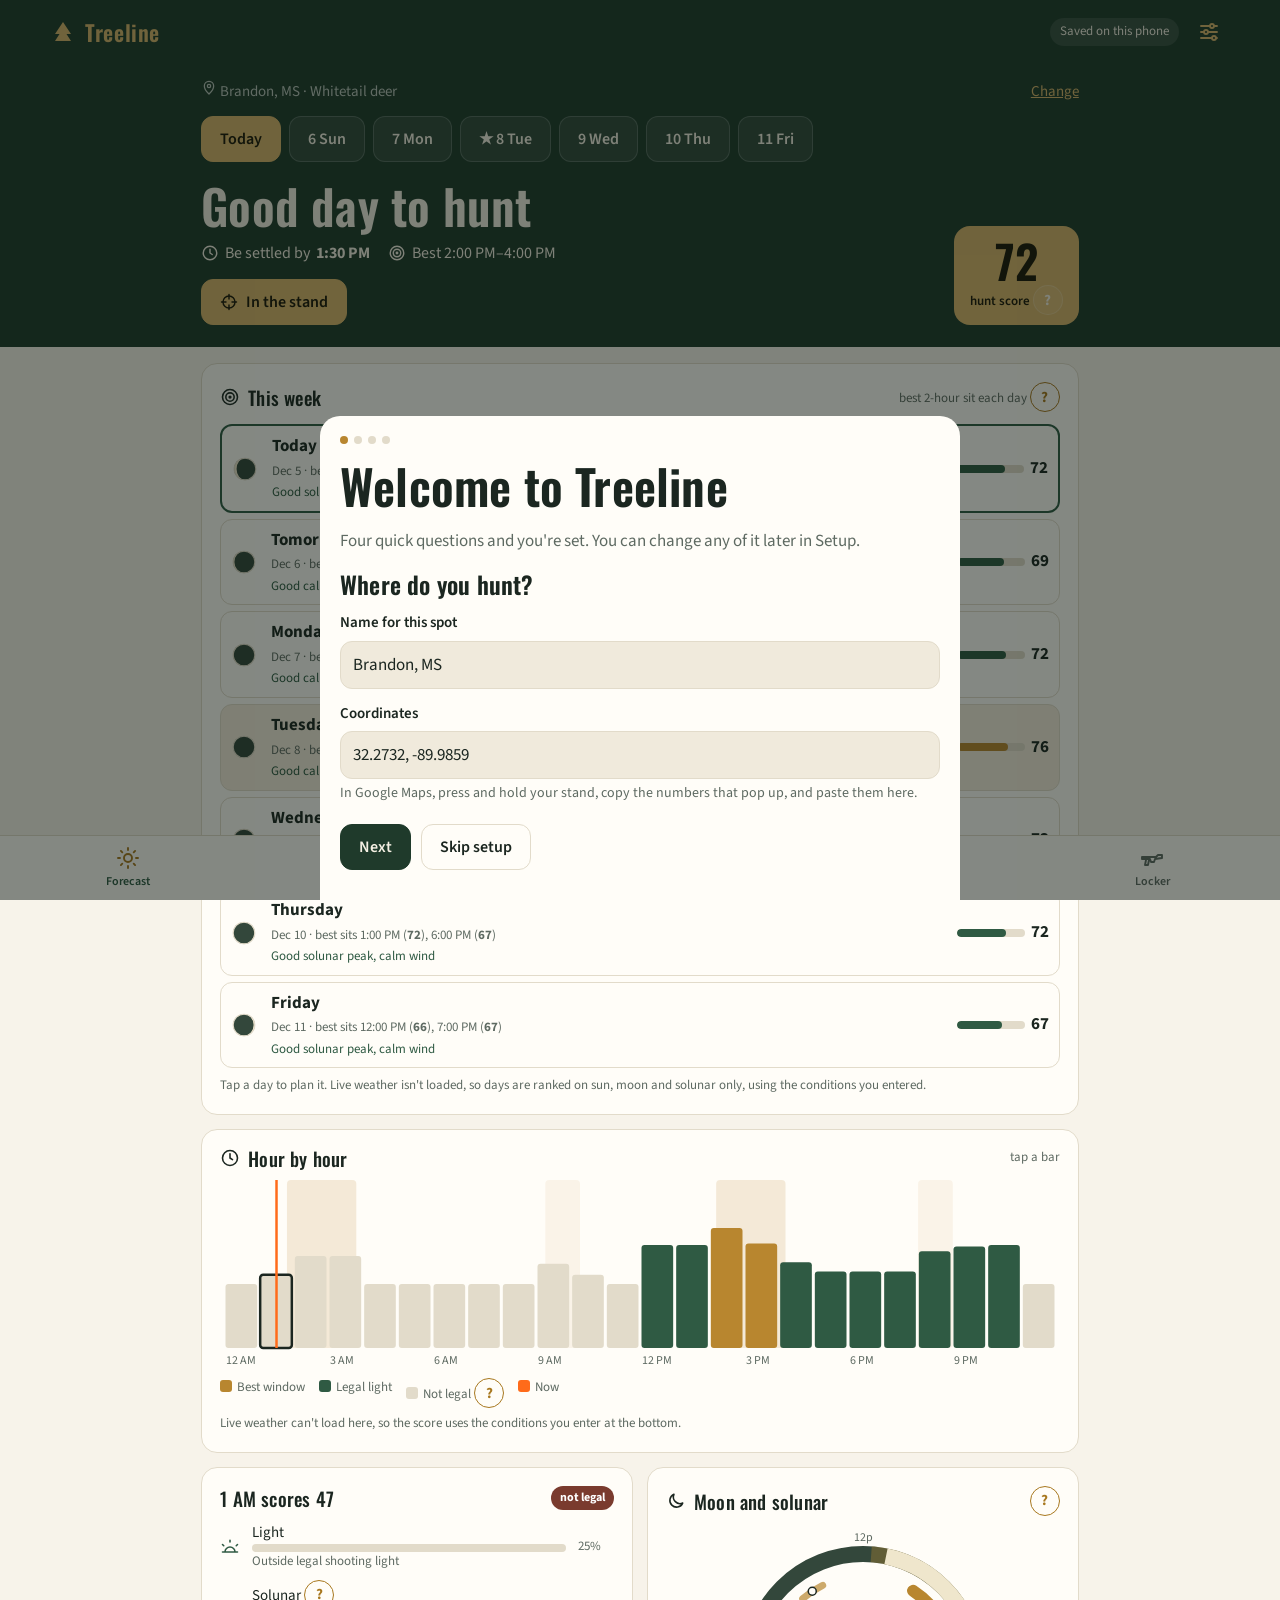
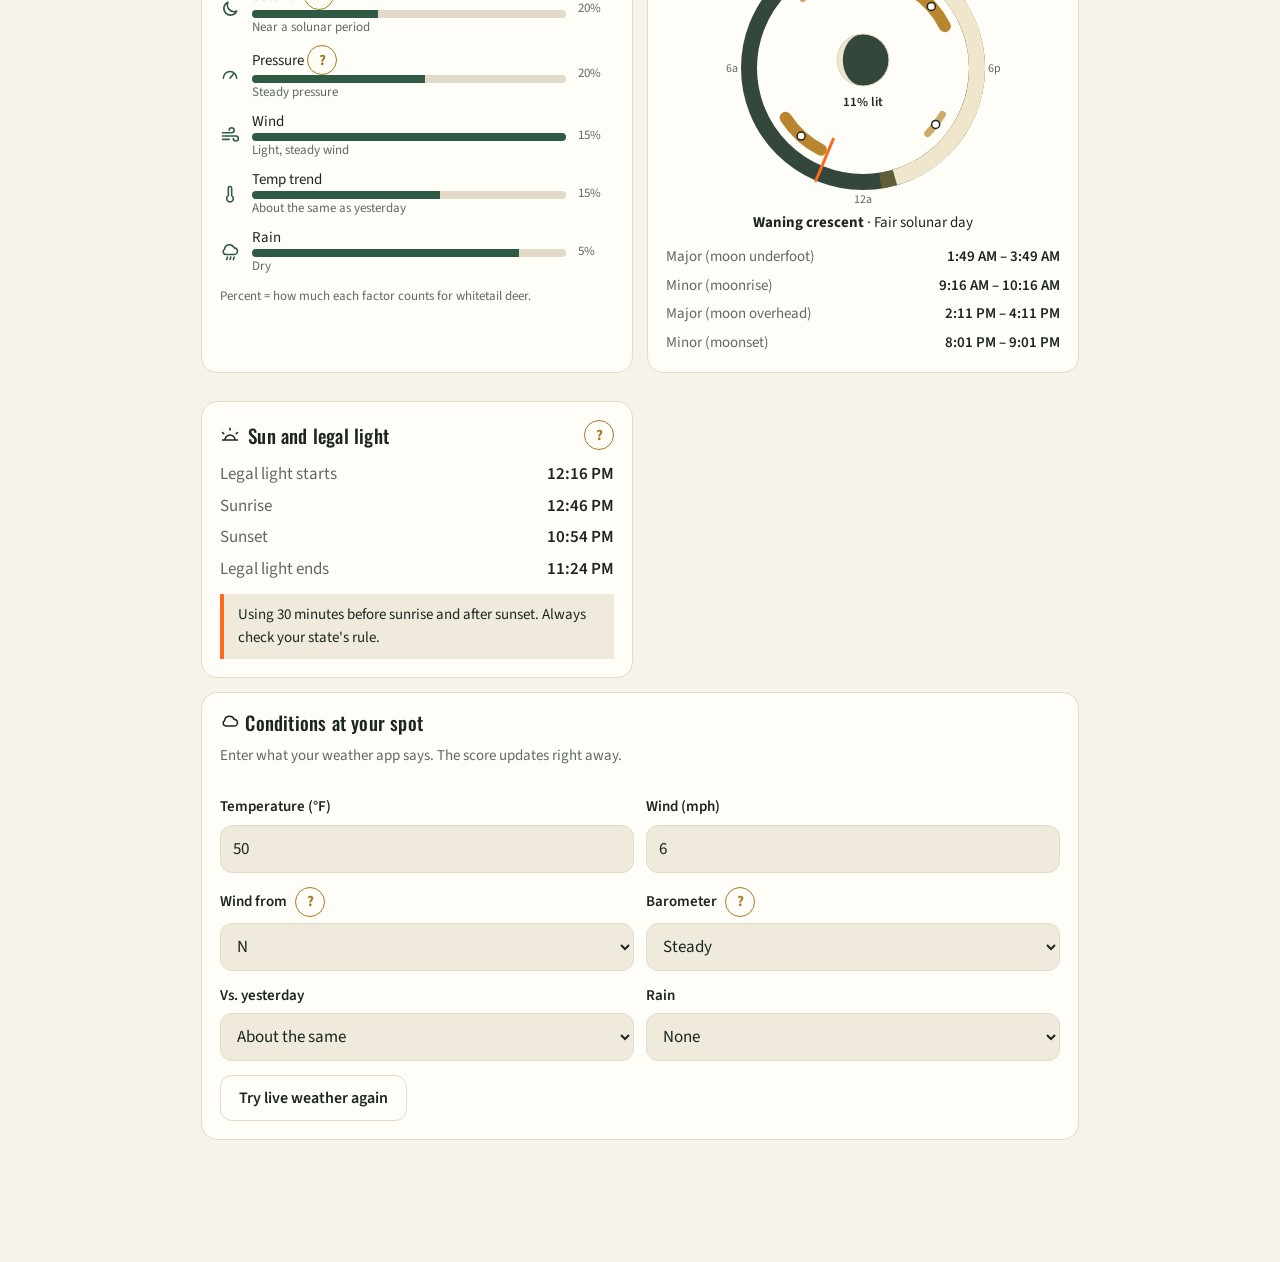
<file: index.html>
<!DOCTYPE html>
<html lang="en"><head><meta charset="utf-8">
<meta name="viewport" content="width=device-width,initial-scale=1">
<title>Treeline Hunt Kit</title>
<meta name="theme-color" content="#1f3a2b">
<link rel="manifest" href="manifest.json">
<link rel="icon" href="icon-192.png">
<link rel="apple-touch-icon" href="icon-192.png">
<link rel="preconnect" href="https://fonts.googleapis.com"><link rel="preconnect" href="https://fonts.gstatic.com" crossorigin>
<link href="https://fonts.googleapis.com/css2?family=Oswald:wght@500;600&family=Source+Sans+3:wght@400;600;700&display=swap" rel="stylesheet">
<link rel="stylesheet" href="css/app.css">
</head><body>
<header class="top"><svg width="24" height="24" viewBox="0 0 24 24" aria-hidden="true"><path d="M12 2 4 14h4.5L4 21h16l-4.5-7H20z" fill="#d8b46a"/></svg><b>Treeline</b><span class="pill" id="savePill">Starting…</span><a href="#setup" aria-label="Setup" style="color:#d8b46a;display:flex;padding:8px"><svg width="24" height="24" viewBox="0 0 24 24" fill="none" stroke="currentColor" stroke-width="1.9" stroke-linecap="round" aria-hidden="true"><path d="M4 6h9M17 6h3M4 12h3M11 12h9M4 18h11M19 18h1"/><circle cx="15" cy="6" r="2"/><circle cx="9" cy="12" r="2"/><circle cx="17" cy="18" r="2"/></svg></a></header>
<main id="view"></main>
<nav class="tabs" id="tabs"></nav>
<script src="js/config.js"></script>
<script src="js/core.js"></script>
<script src="js/util.js"></script>
<script src="js/data.js"></script>
<script src="js/draw.js"></script>
<script src="js/ui.js"></script>
<script src="js/screens/_shared.js"></script>
<script src="js/screens/forecast.js"></script>
<script src="js/screens/locker.js"></script>
<script src="js/screens/range.js"></script>
<script src="js/screens/zero.js"></script>
<script src="js/screens/stands.js"></script>
<script src="js/screens/journal.js"></script>
<script src="js/screens/stand.js"></script>
<script src="js/screens/setup.js"></script>
<script src="js/main.js"></script>
</body></html>
</file>
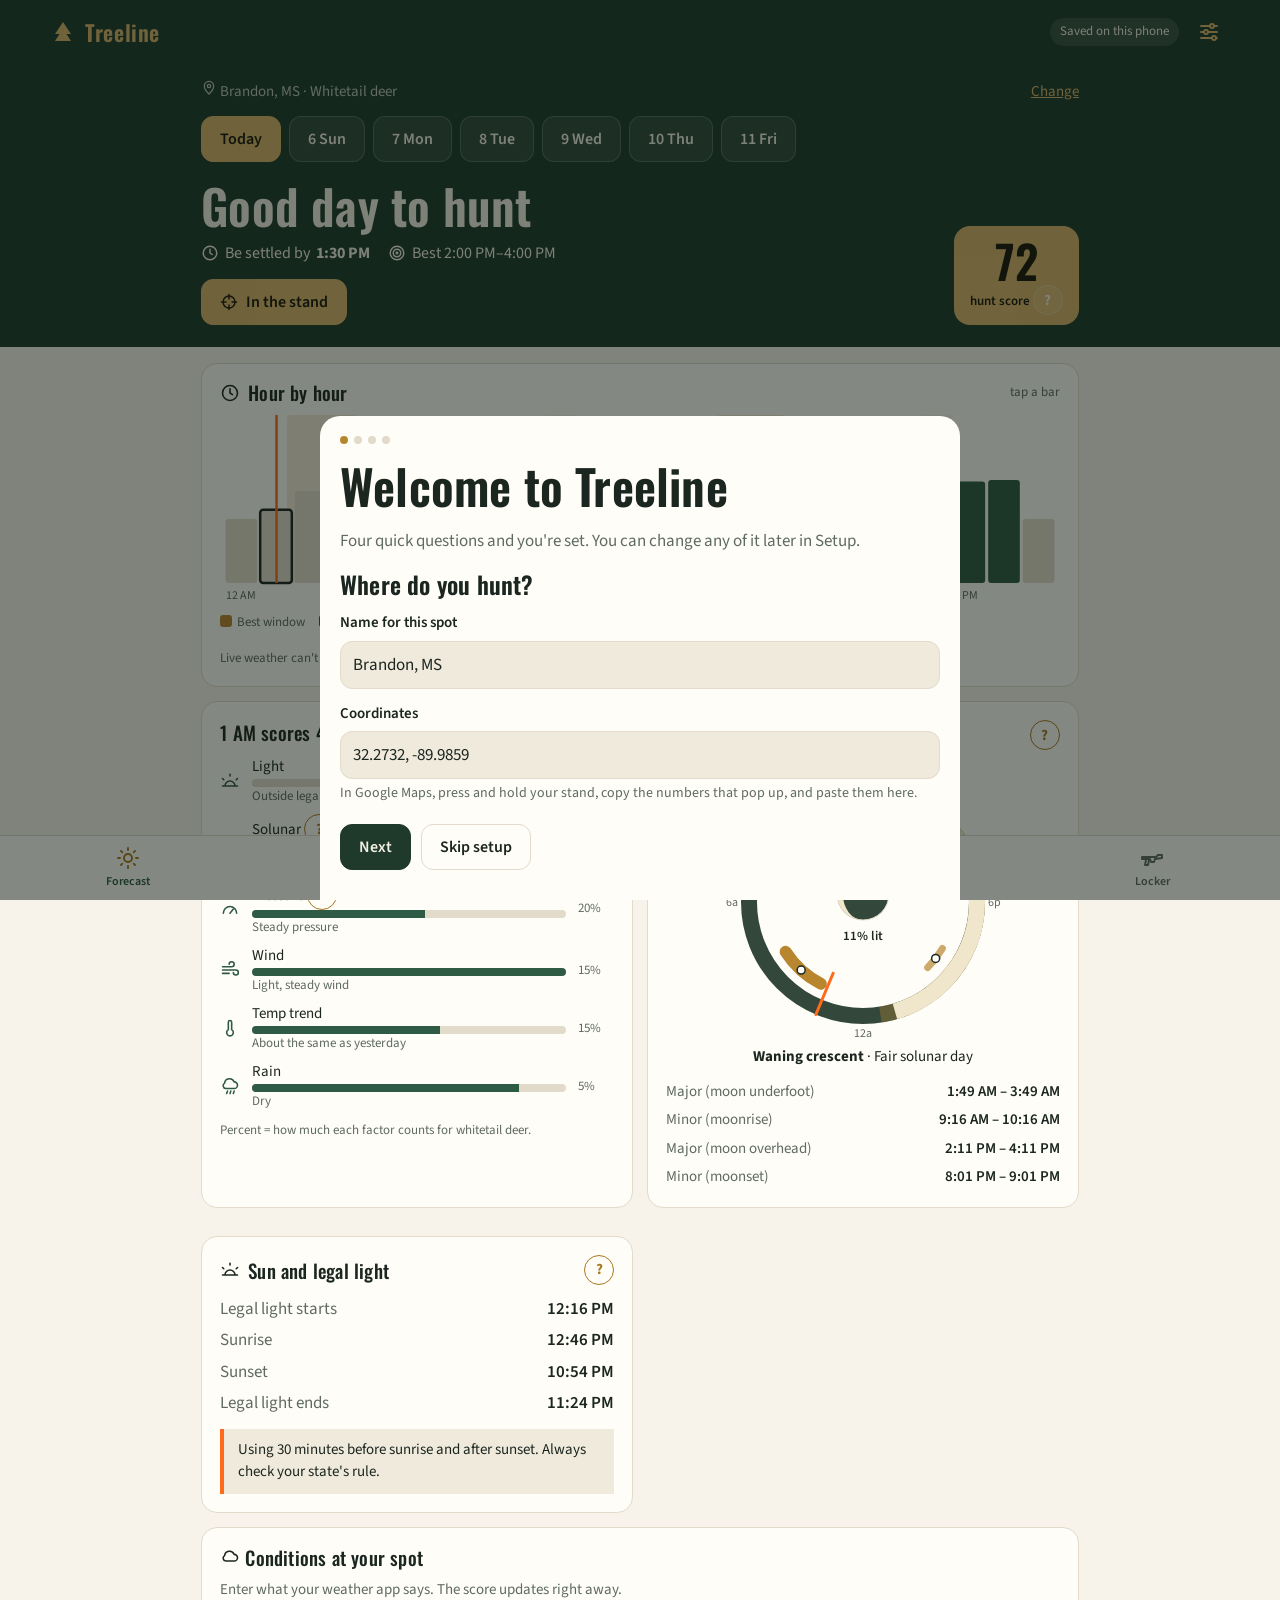
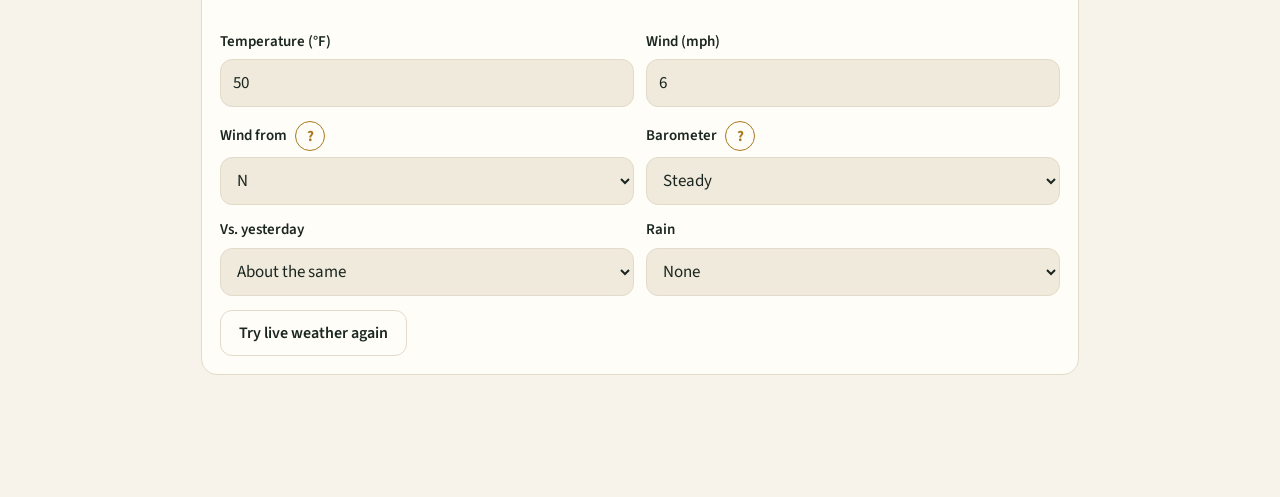
<file: index (1).html>
<!DOCTYPE html>
<html lang="en"><head><meta charset="utf-8">
<meta name="viewport" content="width=device-width,initial-scale=1">
<title>Treeline Hunt Kit</title>
<meta name="theme-color" content="#1f3a2b">
<link rel="manifest" href="manifest.json">
<link rel="icon" href="icon-192.png">
<link rel="apple-touch-icon" href="icon-192.png">
<link rel="preconnect" href="https://fonts.googleapis.com"><link rel="preconnect" href="https://fonts.gstatic.com" crossorigin>
<link href="https://fonts.googleapis.com/css2?family=Oswald:wght@500;600&family=Source+Sans+3:wght@400;600;700&display=swap" rel="stylesheet">
<style>
/* VOICE: a trusted outfitter's field guide: plain words, steady confidence
   IDEA: the brass-and-green look of a classic sporting-goods catalog and a printed range card
   PICTURE: the green verdict band, the 24-hour moon dial, the scope view with a deer at distance
   COLOUR and TYPE: hunting green, brass, oxblood, warm paper; blaze only for "now" and safety. Oswald + Source Sans 3
   LAYOUT: one column on phones, verdict first, tab bar pinned to the bottom */
:root{color-scheme:light dark;
--bg:light-dark(#f7f3ea,#0e1611);--panel:light-dark(#fffdf8,#16211a);--soft:light-dark(#f0eadc,#1c2a21);
--ink:light-dark(#1b2620,#ece7da);--mute:light-dark(#5e6a62,#9ba79f);--line:light-dark(#e2dbca,#27362c);
--green:light-dark(#1f3a2b,#0a130d);--green2:light-dark(#2f5a43,#5f9275);--gink:#f4efe3;
--brass:light-dark(#a8781f,#d8b46a);--brassbg:light-dark(#b8862f,#d8b46a);--brassink:light-dark(#fff,#1b1708);
--ox:light-dark(#7a3b2e,#e08a74);--blaze:#ff6b1a;--deer:light-dark(#8a6a43,#a98559);
--moonLit:light-dark(#efe6cc,#efe6cc);--moonDark:light-dark(#33473b,#25352b);--paper:light-dark(#fbf7ec,#e9e2cf)}
:root[data-theme=light]{color-scheme:light}:root[data-theme=dark]{color-scheme:dark}
*{box-sizing:border-box;min-width:0}
body{margin:0;background:var(--bg);color:var(--ink);font:17px/1.5 "Source Sans 3",system-ui,sans-serif;overflow-x:clip;padding-bottom:92px}
h1,h2,h3,.num,.os{font-family:Oswald,"Arial Narrow",sans-serif;font-weight:600;line-height:1.08;margin:0;letter-spacing:.2px}
h1{font-size:clamp(32px,8vw,48px);text-wrap:balance}h2{font-size:24px}h3{font-size:19px;font-weight:500}
a{color:var(--brass)}
.top{background:var(--green);color:var(--gink);padding:12px max(4vw,16px);display:flex;align-items:center;gap:10px}
.top b{font:600 22px Oswald,"Arial Narrow",sans-serif;color:#d8b46a;letter-spacing:.6px}.top .pill{margin-left:auto}
.pill{font-size:13px;padding:4px 10px;border-radius:99px;background:rgba(255,255,255,.1);white-space:nowrap;color:var(--gink)}
.wrap{max-width:980px;margin:0 auto;padding:16px max(4vw,16px)}
.band{background:var(--green);color:var(--gink);padding:6px 0 22px}
.band .wrap{padding-top:10px;padding-bottom:0}.band .muted{color:#b9c4bb}
.card{background:var(--panel);border:1px solid var(--line);border-radius:16px;padding:18px;margin:0 0 14px}
.card>h3:first-child,.card>.hd:first-child{margin-bottom:12px}
.hd{display:flex;align-items:center;gap:8px;justify-content:space-between}.hd h3{display:flex;align-items:center;gap:8px}
.grid{display:grid;grid-template-columns:repeat(auto-fit,minmax(min(100%,300px),1fr));gap:14px}
.muted{color:var(--mute)}.small{font-size:15px}.tiny{font-size:13px}
.row{display:flex;gap:10px;align-items:center;flex-wrap:wrap}.between{justify-content:space-between}
.chips{overflow-x:auto;display:flex;gap:8px;padding:2px 0 4px;scrollbar-width:none}.chips>*{flex:none}
button{font:600 16px "Source Sans 3",sans-serif;min-height:46px;padding:0 18px;border-radius:12px;border:1px solid var(--line);background:var(--panel);color:var(--ink);cursor:pointer;display:inline-flex;align-items:center;gap:8px;justify-content:center}
button.pri{background:var(--green);color:var(--gink);border-color:var(--green)}
button.brass{background:var(--brassbg);color:var(--brassink);border-color:var(--brassbg)}
button.on{background:var(--green2);color:#fff;border-color:var(--green2)}
button.ghost{background:transparent}button.wide{width:100%}
.band button{background:rgba(255,255,255,.08);color:var(--gink);border-color:rgba(255,255,255,.18)}.band button.on{background:#d8b46a;color:#1b1708;border-color:#d8b46a}
button:focus-visible,input:focus-visible,select:focus-visible,textarea:focus-visible,svg:focus-visible{outline:3px solid var(--brass);outline-offset:2px}
.q{min-height:30px;width:30px;padding:0;border-radius:50%;font:700 15px "Source Sans 3";color:var(--brass);border:1.5px solid var(--brass);background:transparent;flex:none;position:relative}
.q::after{content:"";position:absolute;inset:-8px}
label{display:flex;align-items:center;gap:8px;font-size:15px;font-weight:600;margin:14px 0 6px}
input,select,textarea{font:17px "Source Sans 3",sans-serif;width:100%;min-height:48px;padding:10px 12px;border-radius:12px;border:1px solid var(--line);background:var(--soft);color:var(--ink)}
textarea{min-height:90px}.help{font-size:14px;color:var(--mute);margin-top:4px}
input[type=range]{padding:0;min-height:44px;background:transparent;border:0;accent-color:var(--brassbg)}
.f2{display:grid;grid-template-columns:minmax(0,1fr) minmax(0,1fr);gap:0 12px}
.verdict{display:grid;grid-template-columns:minmax(0,1fr) auto;gap:16px;align-items:end;margin-top:14px}
.badge-score{background:#d8b46a;color:#1b1708;border-radius:16px;padding:10px 16px;text-align:center;min-width:96px}
.badge-score .num{font-size:46px}.badge-score span{font-size:13px;display:block;font-weight:600}
.sub{display:flex;gap:8px 18px;flex-wrap:wrap;margin-top:10px;font-size:16px}.sub span{display:inline-flex;gap:6px;align-items:center}
.fig{position:relative;height:190px}.fig>svg{position:absolute;inset:0;width:100%;height:100%}
.legend{display:flex;gap:14px;flex-wrap:wrap;font-size:13px;color:var(--mute);margin-top:8px}
.sw{display:inline-block;width:12px;height:12px;border-radius:3px;vertical-align:-1px;margin-right:5px}
.kv{display:grid;grid-template-columns:auto 1fr;gap:6px 14px;margin:0}.kv dt{color:var(--mute);display:flex;gap:6px;align-items:center}.kv dd{margin:0;text-align:right;font-weight:600;white-space:nowrap}
.meter{height:8px;border-radius:9px;background:var(--line);overflow:hidden}.meter i{display:block;height:100%;background:var(--green2);transition:width .5s}
.why{display:grid;grid-template-columns:auto minmax(0,1fr) 2.4em;gap:8px 12px;align-items:center;font-size:15px}
.why .ic{color:var(--green2)}
.big{font:600 clamp(32px,9vw,52px) Oswald,"Arial Narrow",sans-serif;line-height:1}
.dial2{display:grid;grid-template-columns:repeat(auto-fit,minmax(min(100%,150px),1fr));gap:12px}
.turretbox{background:var(--green);color:var(--gink);border-radius:16px;padding:14px;text-align:center}
.turretbox svg{width:130px;height:130px;display:block;margin:6px auto}
.tg{transition:transform 1.1s cubic-bezier(.3,.7,.2,1)}
.holes{transition:transform 1.1s cubic-bezier(.3,.7,.2,1)}
.badge{font-size:12px;font-weight:700;padding:3px 9px;border-radius:99px;background:var(--brassbg);color:var(--brassink);white-space:nowrap}
.load{border-top:1px solid var(--line);padding:14px 0}.load:first-of-type{border-top:0}
table{border-collapse:collapse;width:100%;font-size:15px}th,td{padding:8px;border-bottom:1px solid var(--line);text-align:right;white-space:nowrap}
th{font-size:13px;color:var(--mute);font-weight:600}td:first-child,th:first-child{text-align:left}.tablewrap{overflow-x:auto}
tr.hl td{background:var(--soft)}
nav.tabs{position:fixed;left:0;right:0;bottom:0;display:grid;grid-template-columns:repeat(5,1fr);background:var(--panel);border-top:1px solid var(--line);padding-bottom:env(safe-area-inset-bottom);z-index:1100}
nav.tabs a{display:flex;flex-direction:column;align-items:center;justify-content:center;min-height:64px;color:var(--mute);text-decoration:none;font-size:12px;font-weight:600;gap:3px}
nav.tabs a.cur{color:var(--green2)}nav.tabs a.cur svg{color:var(--brass)}
.sheet{position:fixed;inset:0;background:rgba(10,20,14,.5);display:flex;align-items:flex-end;justify-content:center;z-index:2000}
.sheet>div{background:var(--panel);width:min(640px,100%);max-height:92vh;overflow:auto;border-radius:20px 20px 0 0;padding:20px 20px 30px}
.warn{border-left:4px solid var(--ox);padding:10px 14px;background:var(--soft);font-size:15px}
.safety{border-left-color:var(--blaze)}
.toast{position:fixed;left:50%;bottom:100px;transform:translateX(-50%);background:var(--ink);color:var(--bg);padding:10px 16px;border-radius:12px;font-weight:600;z-index:2100}
.scopewrap{display:grid;grid-template-columns:minmax(0,1fr);justify-items:center}
#scope{width:min(100%,340px);aspect-ratio:1;display:block}
#tgt{width:min(100%,360px);aspect-ratio:1;display:block;margin:0 auto;touch-action:manipulation;cursor:crosshair}
.seg{display:inline-flex;border:1px solid var(--line);border-radius:12px;overflow:hidden}.seg button{border:0;border-radius:0;min-height:42px}
.coach{position:fixed;left:12px;right:12px;bottom:84px;z-index:1500;background:var(--green);color:var(--gink);border-radius:16px;padding:16px;max-width:560px;margin:0 auto}
.coach button{background:#d8b46a;color:#1b1708;border-color:#d8b46a}.coach .ghost{background:transparent;color:var(--gink);border-color:rgba(255,255,255,.3)}
.spot{position:relative;z-index:1400;box-shadow:0 0 0 4px #d8b46a,0 0 0 2000px rgba(10,20,14,.45);border-radius:14px}
.dots{display:flex;gap:6px}.dots i{width:8px;height:8px;border-radius:50%;background:var(--line)}.dots i.on{background:var(--brassbg)}
.choice{display:grid;grid-template-columns:repeat(2,minmax(0,1fr));gap:10px}.choice button{min-height:64px;flex-direction:column;gap:2px}
.pop{animation:pop .45s cubic-bezier(.2,1.6,.4,1)}@keyframes pop{from{transform:scale(0)}}
body.night{--bg:#0a0f0b;--panel:#111a13;--ink:#f1ecdf;--mute:#a7b2a9;--line:#24322a;--soft:#162019;background:#0a0f0b;color:#f1ecdf}
body.night .top{display:none}
.mapbox{position:relative;height:62vh;min-height:360px;border-radius:16px;overflow:hidden;border:1px solid var(--line);isolation:isolate;background:var(--soft)}
#map{position:absolute;inset:0}.cross{position:absolute;left:50%;top:50%;width:30px;height:30px;margin:-15px;z-index:800;pointer-events:none}
.pinwrap{background:none;border:0}.pin{width:22px;height:22px;border-radius:50%;background:#1f3a2b;border:3px solid #d8b46a;box-shadow:0 1px 5px rgba(0,0,0,.6)}.pin.sel{background:#ff6b1a}
.pinlab{position:absolute;left:26px;top:1px;white-space:nowrap;font:600 14px "Source Sans 3",sans-serif;color:#fff;text-shadow:0 1px 3px #000,0 0 2px #000}
.mlabel{background:#1f3a2b;color:#f4efe3;border:0;font:600 15px "Source Sans 3",sans-serif;border-radius:8px;padding:4px 8px}.mlabel::before{display:none}
.leaflet-container{font-family:"Source Sans 3",sans-serif}.toolbar{display:flex;gap:8px;flex-wrap:wrap;margin:10px 0}
@media(max-width:600px){.verdict{grid-template-columns:1fr}.badge-score{display:flex;align-items:center;gap:12px;text-align:left;justify-self:start}.badge-score .num{font-size:40px}}
@media(prefers-reduced-motion:reduce){.tg,.holes,.meter i{transition:none!important}.pop{animation:none}}
</style></head><body>
<header class="top"><svg width="24" height="24" viewBox="0 0 24 24" aria-hidden="true"><path d="M12 2 4 14h4.5L4 21h16l-4.5-7H20z" fill="#d8b46a"/></svg><b>Treeline</b><span class="pill" id="savePill">Starting…</span><a href="#setup" aria-label="Setup" style="color:#d8b46a;display:flex;padding:8px"><svg width="24" height="24" viewBox="0 0 24 24" fill="none" stroke="currentColor" stroke-width="1.9" stroke-linecap="round" aria-hidden="true"><path d="M4 6h9M17 6h3M4 12h3M11 12h9M4 18h11M19 18h1"/><circle cx="15" cy="6" r="2"/><circle cx="9" cy="12" r="2"/><circle cx="17" cy="18" r="2"/></svg></a></header>
<main id="view"></main>
<nav class="tabs" id="tabs"></nav>
<script>
/* =====================================================================
   TREELINE HUNT KIT — HOW THIS FILE IS ORGANIZED
   1. CONFIG ........ knobs you can safely change: species, score weights,
                      form fields, help-tip wording, guided-tour steps
   2. CORE .......... pure math: sun/moon, solunar, hunt score, ballistics
   3. STORE ......... saving (your Claude account, else this phone)
   4. WEATHER ....... live forecast (Open-Meteo) with manual fallback
   5. DRAWINGS ...... moon dial, turret, target, scope view, deer
   6. SCREENS ....... one object per tab. Add a tab = add one object.
   ===================================================================== */

/* ---------- 1. CONFIG ---------- */
const CONFIG = {
  defaultLocation: {name:'Brandon, MS', lat:32.2732, lon:-89.9859},
  legalLightMin: 30,                    // minutes before sunrise / after sunset
  solunar: {majorMin:60, minorMin:30},  // half-width of each window (major = 2 h total)
  clicksPerTurn: 60,
  // Map styles. Free public sources, fine for personal use; switch to a paid provider if the app goes public.
  maps: {
    sat:   {label:'Satellite', url:'https://server.arcgisonline.com/ArcGIS/rest/services/World_Imagery/MapServer/tile/{z}/{y}/{x}', opt:{maxZoom:19, attribution:'Imagery © Esri, Maxar, Earthstar Geographics'}},
    topo:  {label:'Topo',      url:'https://{s}.tile.opentopomap.org/{z}/{x}/{y}.png', opt:{maxZoom:17, subdomains:'abc', attribution:'© OpenStreetMap contributors, SRTM · style © OpenTopoMap (CC-BY-SA)'}},
    street:{label:'Street',    url:'https://tile.openstreetmap.org/{z}/{x}/{y}.png', opt:{maxZoom:19, attribution:'© OpenStreetMap contributors'}}
  },
  scentConeMeters: 250,
  fpsPerInch: 25,                       // velocity lost per inch of barrel shorter than the box's test barrel (rule of thumb)                    // only changes how the turret drawing spins
  // Each species = how much each factor matters (weights add to 1).
  species: {
    deer:   {label:'Whitetail deer', w:{light:.25,solunar:.20,pressure:.20,wind:.15,temp:.15,rain:.05}, windCurve:'calm'},
    turkey: {label:'Turkey',         w:{light:.35,solunar:.05,pressure:.10,wind:.25,temp:.05,rain:.20}, windCurve:'calm', morning:true},
    hogs:   {label:'Hogs',           w:{light:.30,solunar:.15,pressure:.15,wind:.15,temp:.20,rain:.05}, windCurve:'calm', night:true},
    ducks:  {label:'Ducks',          w:{light:.30,solunar:.05,pressure:.15,wind:.30,temp:.15,rain:.05}, windCurve:'windy'}
  },
  // Form fields. Add a line here and it shows up in the edit form automatically.
  // tip: the name of a help tip below, shown as a "?" button next to the field.
  rifleFields: [
    {k:'name',label:'Name',type:'text'},
    {k:'caliber',label:'Caliber',type:'text'},
    {k:'sightIn',label:'Scope height over bore (in)',type:'number',step:.05,tip:'sightIn'},
    {k:'clickUnit',label:'Turret unit',type:'select',opts:['MOA','MIL'],tip:'moa'},
    {k:'clickValue',label:'Value per click',type:'number',step:.025,tip:'clicks',help:'1/4 MOA = 0.25 · 1/8 MOA = 0.125 · 0.1 MIL = 0.1'},
    {k:'zeroYd',label:'Zero distance (yd)',type:'number',step:5,tip:'zero'},
    {k:'barrelIn',label:'Barrel length (in)',type:'number',step:.5,tip:'barrel'},
    {k:'twist',label:'Barrel twist',type:'text'},
    {k:'notes',label:'Notes',type:'textarea'}
  ],
  loadFields: [
    {k:'name',label:'Name',type:'text'},
    {k:'kind',label:'Type',type:'select',opts:['Factory','Handload']},
    {k:'grains',label:'Bullet weight (gr)',type:'number',step:1},
    {k:'bc',label:'Ballistic coefficient (BC)',type:'number',step:.001,tip:'bc'},
    {k:'model',label:'BC type',type:'select',opts:['G1','G7'],help:'Use G1 unless the box says G7.'},
    {k:'mv',label:'Box velocity (fps)',type:'number',step:5,tip:'mv'},
    {k:'testBarrel',label:'Box test-barrel length (in)',type:'number',step:.5,help:'Often printed near the velocity. 24 is common.'},
    {k:'mvChrono',label:'Chronograph velocity (fps), if you have it',type:'number',step:5,tip:'chrono'},
    {k:'powder',label:'Powder',type:'text',when:l=>l.kind==='Handload'},
    {k:'charge',label:'Charge (gr)',type:'text',when:l=>l.kind==='Handload',help:'Record only data from a published load manual.'},
    {k:'primer',label:'Primer',type:'text',when:l=>l.kind==='Handload'},
    {k:'coal',label:'Overall length (in)',type:'text',when:l=>l.kind==='Handload'},
    {k:'notes',label:'Notes',type:'textarea'}
  ]
};

/* Help tips: the "?" buttons. Edit the words freely. pic = which drawing to show. */
const TIPS = {
  score:{t:'Hunt score',b:'A 0–100 blend of light, solunar timing, barometer, wind, temperature trend and rain, weighted for the animal you picked. It comes from common hunting wisdom, not lab science.'},
  solunar:{t:'Solunar periods',b:'John Alden Knight\'s 1926 theory: animals move more when the moon is overhead or underfoot (major periods, about 2 hours) and when it rises or sets (minor, about 1 hour). The evidence is mixed, but a period that lands on dawn or dusk is worth planning around.',pic:'dial'},
  legal:{t:'Legal shooting light',b:'Most states allow shooting from about 30 minutes before sunrise to 30 minutes after sunset, but rules differ by state and species. Set yours in Setup and check your state\'s regulations.'},
  pressure:{t:'Barometer',b:'Many hunters see animals feed ahead of a falling barometer (a front coming in) and move again as it rises after the front passes.'},
  bc:{t:'Ballistic coefficient (BC)',b:'How well a bullet slips through the air. A higher number keeps its speed better and drops less. It\'s printed on most ammo boxes or the maker\'s website.',pic:'bc'},
  moa:{t:'MOA and MIL',b:'Two ways to measure small angles. 1 MOA is about 1 inch at 100 yards and 2 inches at 200. 1 MIL is 3.6 inches at 100 yards. Your turret caps say which your scope uses.',pic:'moa'},
  clicks:{t:'Turret clicks',b:'Each click moves where the bullet lands by a small, fixed amount, usually 1/4 MOA (about 1/4 inch at 100 yards). Turn toward the arrow marked UP to hit higher, or R to hit further right.',pic:'turret'},
  zero:{t:'Zero distance',b:'The distance where the bullet lands exactly on the crosshair. 100 yards is the most common deer-rifle zero.'},
  sightIn:{t:'Scope height',b:'From the center of the barrel to the center of the scope. Measure it, or use 1.5 inches for most hunting rifles.'},
  hold:{t:'Dial or hold',b:'Dial means turning the turret so the crosshair is dead-on at that distance. Hold means leaving the turret alone and aiming higher by the amount shown. When an animal is in front of you, holding is usually faster.'},
  mv:{t:'Muzzle velocity',b:'How fast the bullet leaves the barrel. The box number comes from a test barrel that may be longer than yours, so your real speed is often a bit lower. A chronograph tells you exactly.'},
  barrel:{t:'Barrel length',b:'A shorter barrel usually means a slower bullet than the box says. Treeline subtracts about 25 fps for every inch your barrel is shorter than the box\'s test barrel. That\'s a rule of thumb; truing or a chronograph beats it.'},
  chrono:{t:'Chronograph',b:'A chronograph measures your real bullet speed. If you enter it, Treeline uses it instead of the box number.'},
  truing:{t:'Truing',b:'Shoot at a long distance (200 to 300 yards), measure how far above or below the bullseye the group landed while aiming dead-on, and enter it. Treeline works backward to find the bullet speed that matches what really happened. This fixes every number in the app for that load.'},
  scent:{t:'Wind and scent',b:'Wind is named for where it comes from: a north wind blows from the north toward the south. Your scent drifts downwind, so a stand is good when animals usually approach from upwind of you.'},
  stand:{t:'Good winds',b:'Pick the wind directions that let you hunt this stand without your scent blowing toward where animals come from. Forecast then tells you which stand suits the day\'s wind.'},
  mag:{t:'Scope power',b:'The scope view uses the field of view of a typical hunting scope at that power. Your scope may show slightly more or less.'}
};

/* Guided tours: shown the first time you open each tab. sel = the part to point at. */
const TOURS = {
  forecast:[{sel:'#verdict',text:'Start here. This is today\'s call: how good it looks, when to be in the stand, and the best two hours.'},
            {sel:'#stripcard',text:'Each bar is one hour. Taller is better. Brass bars are the best window. Tap any bar to see why it scored that way.'},
            {sel:'#dialcard',text:'The moon dial shows the whole day like a clock. Brass arcs are the solunar feeding periods; the lighter band is daylight.'}],
  locker:[{sel:'.card',text:'Your rifles live here. Each rifle holds its loads. The scope is sighted in with the load marked Zero load.'}],
  range:[{sel:'#scopecard',text:'Slide the distance and watch the deer move away. The crosshair shows where to aim so the bullet lands in the vitals.'},
         {sel:'#trajcard',text:'This is the bullet\'s path compared to your crosshair. Tap Fire to watch it fly.'}],
  zero:[{sel:'#tgtcard',text:'Shoot three shots, then tap where each one hit on this target. Your real target\'s grid matches the 1-inch squares.'},
        {sel:'#turrets',text:'Tap Show me and the turrets spin the exact number of clicks while the group slides onto the bullseye.'}],
  stands:[{sel:'#mapcard',text:'Your stands on the map. Press and hold anywhere (or line up the crosshair and tap Add stand) to drop a new one. Tap a pin to see its wind and scent cone.'},
          {sel:'#standlist',text:'Each stand shows its wind diagram: the arrow is the wind, the red cone is where your scent drifts, and the brass marks are the winds you picked as good.'}],
  journal:[{sel:'#logbtn',text:'Log every sit, even the empty ones. After a few, Treeline shows what conditions actually produce deer at your spots.'}],
  setup:[]
};
</script>
<script>
/* ---------- 2. CORE (pure math — no screen code here) ---------- */
/*CORE-START*/
const DEG = Math.PI/180, DAY = 864e5, HOUR = 36e5;

/* Sun & moon positions (after the well-known SunCalc formulas). */
const Astro = (() => {
  const e = DEG*23.4397;
  const toDays = t => t/DAY - 0.5 + 2440588 - 2451545;
  const ra  = (l,b) => Math.atan2(Math.sin(l)*Math.cos(e) - Math.tan(b)*Math.sin(e), Math.cos(l));
  const dec = (l,b) => Math.asin(Math.sin(b)*Math.cos(e) + Math.cos(b)*Math.sin(e)*Math.sin(l));
  const alt = (H,phi,d) => Math.asin(Math.sin(phi)*Math.sin(d) + Math.cos(phi)*Math.cos(d)*Math.cos(H));
  const sidereal = (d,lw) => DEG*(280.16 + 360.9856235*d) - lw;
  const wrap = a => { a = (a+Math.PI) % (2*Math.PI); if (a<0) a += 2*Math.PI; return a - Math.PI; };
  function sun(d){ const M=DEG*(357.5291+0.98560028*d);
    const L=M+DEG*(1.9148*Math.sin(M)+0.02*Math.sin(2*M)+0.0003*Math.sin(3*M))+DEG*102.9372+Math.PI;
    return {dec:dec(L,0), ra:ra(L,0)}; }
  function moon(d){ const L=DEG*(218.316+13.176396*d), M=DEG*(134.963+13.064993*d), F=DEG*(93.272+13.229350*d);
    const l=L+DEG*6.289*Math.sin(M), b=DEG*5.128*Math.sin(F);
    return {ra:ra(l,b), dec:dec(l,b), dist:385001-20905*Math.cos(M)}; }
  function pos(body,t,lat,lon){ const d=toDays(t), c=body==='sun'?sun(d):moon(d);
    const H=sidereal(d,-lon*DEG)-c.ra; return {alt:alt(H,lat*DEG,c.dec), H:wrap(H)}; }
  function illum(t){ const d=toDays(t), s=sun(d), m=moon(d), sd=149598000;
    const phi=Math.acos(Math.sin(s.dec)*Math.sin(m.dec)+Math.cos(s.dec)*Math.cos(m.dec)*Math.cos(s.ra-m.ra));
    const inc=Math.atan2(sd*Math.sin(phi), m.dist-sd*Math.cos(phi));
    const ang=Math.atan2(Math.cos(s.dec)*Math.sin(s.ra-m.ra), Math.sin(s.dec)*Math.cos(m.dec)-Math.cos(s.dec)*Math.sin(m.dec)*Math.cos(s.ra-m.ra));
    return {fraction:(1+Math.cos(inc))/2, phase:0.5+0.5*inc*(ang<0?-1:1)/Math.PI}; }
  // Walk through time in 2-minute steps and note rises, sets, overhead and underfoot moments.
  function scan(body,from,to,lat,lon,h0){
    const out=[], step=12e4; let p=pos(body,from,lat,lon), pt=from;
    for (let t=from+step; t<=to; t+=step){
      const c=pos(body,t,lat,lon), a0=p.alt-h0, a1=c.alt-h0;
      if (a0<0 && a1>=0) out.push({type:'rise', t:pt+step*(-a0/(a1-a0))});
      if (a0>=0 && a1<0) out.push({type:'set',  t:pt+step*(a0/(a0-a1))});
      if (p.H<0 && c.H>=0 && p.H>-1) out.push({type:'over', t:pt+step*(-p.H/(c.H-p.H))});
      if (p.H>2 && c.H<-2) out.push({type:'under', t:pt+step/2});
      p=c; pt=t;
    }
    return out;
  }
  function phaseName(p){
    const n=[[.03,'New moon'],[.22,'Waxing crescent'],[.28,'First quarter'],[.47,'Waxing gibbous'],[.53,'Full moon'],[.72,'Waning gibbous'],[.78,'Last quarter'],[.97,'Waning crescent'],[1.01,'New moon']];
    return n.find(x=>p<x[0])[1];
  }
  // Everything for one local day that starts at d0 (local midnight, in ms).
  function day(d0,lat,lon,legalMin,cfg){
    const end=d0+DAY, sunEv=scan('sun',d0,end,lat,lon,-0.833*DEG);
    const sunrise=(sunEv.find(x=>x.type==='rise')||{}).t ?? null, sunset=(sunEv.find(x=>x.type==='set')||{}).t ?? null;
    const mEv=scan('moon',d0-3*HOUR,end+3*HOUR,lat,lon,0.125*DEG);
    const periods=[];
    for (const ev of mEv){
      const major = ev.type==='over'||ev.type==='under', half=(major?cfg.majorMin:cfg.minorMin)*6e4;
      const p={kind:major?'major':'minor', cause:ev.type, t:ev.t, start:ev.t-half, end:ev.t+half};
      if (p.end>d0 && p.start<end) periods.push(p);
    }
    periods.sort((a,b)=>a.start-b.start);
    const moonEv=mEv.filter(x=>x.t>=d0&&x.t<end);
    const il=illum(d0+12*HOUR);
    const pScore=Math.max(0,1-Math.min(Math.abs(il.phase),Math.abs(il.phase-.5),Math.abs(il.phase-1))/.25);
    const overlap=periods.some(p=>[sunrise,sunset].some(s=>s!=null && p.start-HOUR<s && p.end+HOUR>s));
    const rating=Math.min(4,1+Math.round(2*pScore)+(overlap?1:0));
    return {d0, sunrise, sunset,
      legalStart: sunrise!=null ? sunrise-legalMin*6e4 : null,
      legalEnd:   sunset!=null  ? sunset+legalMin*6e4  : null,
      periods, moonEv, moon:{...il, name:phaseName(il.phase)}, rating, overlap};
  }
  return {pos, illum, scan, day, phaseName};
})();

/* Hunt score: each factor returns a value 0..1 and a plain-English reason.
   These are common hunting rules of thumb, not proven science — tune them freely. */
const Factors = {
  light(c,sp){
    const {t,day}=c;
    if (day.sunrise==null||day.sunset==null) return {v:.5,why:'No sunrise data'};
    const legal = t>=day.legalStart && t<=day.legalEnd;
    if (!legal) return sp.night ? {v:.8,why:'Night — hogs move after dark'} : {v:0,why:'Outside legal shooting light'};
    const dm=Math.min(Math.abs(t-day.sunrise),Math.abs(t-day.sunset))/6e4;
    if (sp.morning){ if (t>=day.legalStart && t<=day.sunrise+3*HOUR) return {v:1,why:'Morning — gobbling and strutting time'};
      return {v:.35,why:'Afternoon — birds are quieter'}; }
    if (sp.night && dm>120) return {v:.2,why:'Midday — hogs bed down in heat'};
    if (dm<=60) return {v:1,why:'Within an hour of sunrise or sunset'};
    if (dm<=120) return {v:.7,why:'Close to dawn or dusk'};
    return {v:.3,why:'Midday lull'};
  },
  solunar(c){
    const {t,day}=c, inP=day.periods.find(p=>t>=p.start&&t<=p.end);
    if (inP) return inP.kind==='major' ? {v:1,why:'Inside a major solunar period'} : {v:.75,why:'Inside a minor solunar period'};
    if (day.periods.some(p=>t>=p.start-18e5&&t<=p.end+18e5)) return {v:.4,why:'Near a solunar period'};
    return {v:.1,why:'Between solunar periods'};
  },
  pressure(c){
    const d=c.pTrend, p=c.p;
    if (d==null) return {v:.5,why:'No pressure data'};
    if (d<=-3) return {v:.45,why:'Pressure falling fast — storm close'};
    if (d<=-.6) return {v:.95,why:'Pressure falling — front coming, animals feed'};
    if (d>=.6) return {v:.8,why:'Pressure rising — clearing after a front'};
    return p!=null&&p>=1020 ? {v:.7,why:'Steady high pressure'} : {v:.55,why:'Steady pressure'};
  },
  wind(c,sp){
    const w=c.wind; if (w==null) return {v:.5,why:'No wind data'};
    if (sp.windCurve==='windy'){
      if (w<5) return {v:.3,why:'Calm — ducks sit tight'}; if (w<10) return {v:.6,why:'Light breeze'};
      if (w<=20) return {v:1,why:'Good wind keeps birds flying'}; if (w<=28) return {v:.7,why:'Strong wind'};
      return {v:.4,why:'Very strong wind'};
    }
    if (w<2) return {v:.75,why:'Dead calm — sound carries'}; if (w<=10) return {v:1,why:'Light, steady wind'};
    if (w<=15) return {v:.65,why:'Breezy'}; if (w<=20) return {v:.4,why:'Windy — animals get jumpy'};
    return {v:.15,why:'High wind — animals hole up'};
  },
  temp(c){
    const d=c.tDelta; if (d==null) return {v:.55,why:'No temperature trend'};
    if (d<=-8) return {v:1,why:'Much colder than yesterday'}; if (d<=-3) return {v:.85,why:'Cooler than yesterday'};
    if (d<3) return {v:.6,why:'About the same as yesterday'}; if (d<8) return {v:.4,why:'Warmer than yesterday'};
    return {v:.25,why:'Much warmer than yesterday'};
  },
  rain(c){
    const r=c.rain, pr=c.prob;
    if (r==null&&pr==null) return {v:.7,why:'No rain data'};
    if (r>=.1) return {v:.2,why:'Heavy rain'}; if (r>=.02) return {v:.6,why:'Light rain'};
    if (pr!=null&&pr>=60) return {v:.55,why:'Rain likely'}; return {v:.85,why:'Dry'};
  }
};
const FACTOR_LABELS={light:'Light',solunar:'Solunar',pressure:'Pressure',wind:'Wind',temp:'Temp trend',rain:'Rain'};
function huntScore(ctx,sp){
  let s=0; const parts=[];
  for (const k in sp.w){ const r=Factors[k](ctx,sp); s+=sp.w[k]*r.v; parts.push({k,label:FACTOR_LABELS[k]||k,w:sp.w[k],...r}); }
  const legal = ctx.t>=ctx.day.legalStart && ctx.t<=ctx.day.legalEnd;
  return {score:Math.round(100*s), parts, legal: legal || !!sp.night};
}

/* Exterior ballistics: point-mass solver with standard G1/G7 drag tables. */
const Ballistics = (() => {
  const G1=[[0,.2629],[.05,.2558],[.1,.2487],[.15,.2413],[.2,.2344],[.25,.2278],[.3,.2214],[.35,.2155],[.4,.2104],[.45,.2061],[.5,.2032],[.55,.202],[.6,.2034],[.7,.2165],[.725,.223],[.75,.2313],[.775,.2417],[.8,.2546],[.825,.2706],[.85,.2901],[.875,.3136],[.9,.3415],[.925,.3734],[.95,.4084],[.975,.4448],[1,.4805],[1.025,.5136],[1.05,.5427],[1.075,.5677],[1.1,.5883],[1.125,.6053],[1.15,.6191],[1.2,.6393],[1.25,.6518],[1.3,.6589],[1.35,.6621],[1.4,.6625],[1.45,.6607],[1.5,.6573],[1.55,.6528],[1.6,.6474],[1.65,.6413],[1.7,.6347],[1.75,.628],[1.8,.621],[1.85,.6141],[1.9,.6072],[1.95,.6003],[2,.5934],[2.05,.5867],[2.1,.5804],[2.15,.5743],[2.2,.5685],[2.25,.563],[2.3,.5577],[2.35,.5527],[2.4,.5481],[2.45,.5438],[2.5,.5397],[2.6,.5325],[2.7,.5264],[2.8,.5211],[2.9,.5168],[3,.5133],[3.1,.5105],[3.2,.5084],[3.3,.5067],[3.4,.5054],[3.5,.504],[3.6,.503],[3.7,.5022],[3.8,.5016],[3.9,.501],[4,.5006],[4.2,.4998],[4.4,.4995],[4.6,.4992],[4.8,.499],[5,.4988]];
  const G7=[[0,.1198],[.05,.1197],[.1,.1196],[.15,.1194],[.2,.1193],[.25,.1194],[.3,.1194],[.35,.1194],[.4,.1193],[.45,.1193],[.5,.1194],[.55,.1193],[.6,.1194],[.65,.1197],[.7,.1202],[.725,.1207],[.75,.1215],[.775,.1226],[.8,.1242],[.825,.1266],[.85,.1306],[.875,.1368],[.9,.1464],[.925,.166],[.95,.2054],[.975,.2993],[1,.3803],[1.025,.4015],[1.05,.4043],[1.075,.4034],[1.1,.4014],[1.125,.3987],[1.15,.3955],[1.2,.3884],[1.25,.381],[1.3,.3732],[1.35,.3657],[1.4,.358],[1.5,.344],[1.55,.3376],[1.6,.3315],[1.65,.326],[1.7,.3209],[1.75,.316],[1.8,.3117],[1.85,.3078],[1.9,.3042],[1.95,.301],[2,.298],[2.05,.2951],[2.1,.2922],[2.15,.2892],[2.2,.2864],[2.25,.2835],[2.3,.2807],[2.35,.2779],[2.4,.2752],[2.45,.2725],[2.5,.2697],[2.55,.267],[2.6,.2643],[2.65,.2615],[2.7,.2588],[2.75,.2561],[2.8,.2533],[2.85,.2506],[2.9,.2479],[2.95,.2451],[3,.2424],[3.1,.2368],[3.2,.2313],[3.3,.2258],[3.4,.2205],[3.5,.2154],[3.6,.2106],[3.7,.206],[3.8,.2017],[3.9,.1975],[4,.1935],[4.2,.1861],[4.4,.1793],[4.6,.173],[4.8,.1672],[5,.1618]];
  function cd(tbl,m){ if (m<=tbl[0][0]) return tbl[0][1];
    for (let i=1;i<tbl.length;i++) if (m<=tbl[i][0]){ const [a,ca]=tbl[i-1],[b,cb]=tbl[i]; return ca+(cb-ca)*(m-a)/(b-a); }
    return tbl[tbl.length-1][1]; }
  function atmos(tempF,altFt){ const P=29.92*Math.pow(1-6.8753e-6*altFt,5.2559), T=tempF+459.67;
    return {dens:(P/29.92)*(518.67/T), sound:49.0223*Math.sqrt(T)}; }
  // Fly one bullet. Returns samples at each requested yardage. Distances in feet internally.
  function fly(o,angle,yards){
    const at=atmos(o.tempF,o.altFt), tbl=o.model==='G7'?G7:G1, g=32.174*Math.cos((o.inclineDeg||0)*DEG);
    const want=[...yards].sort((a,b)=>a-b), res=[]; let i=0;
    let x=0,y=-o.sightIn/12,z=0,vx=o.mv*Math.cos(angle),vy=o.mv*Math.sin(angle),vz=0,t=0;
    const wz=-(o.crossMph||0)*1.46667; // wind from the right (+) pushes the bullet left (-)
    while (i<want.length){
      const rx=vx, ry=vy, rz=vz-wz, sp=Math.hypot(rx,ry,rz);
      if (sp<100 || t>10) break;
      const k=at.dens*cd(tbl,sp/at.sound)*2.08551e-4/o.bc, dt=1/sp;
      const px=x,py=y,pz=z,pv=Math.hypot(vx,vy,vz),pt=t;
      vx-=k*sp*rx*dt; vy-=(k*sp*ry+g)*dt; vz-=k*sp*rz*dt;
      x+=vx*dt; y+=vy*dt; z+=vz*dt; t+=dt;
      while (i<want.length && x>=want[i]*3){
        const f=(want[i]*3-px)/(x-px), v=pv+(Math.hypot(vx,vy,vz)-pv)*f;
        res.push({yd:want[i], dropIn:(py+(y-py)*f)*12, driftIn:(pz+(z-pz)*f)*12, v, time:pt+(t-pt)*f}); i++;
      }
    }
    return res;
  }
  // Find the barrel angle that puts the bullet on the line of sight at the zero distance.
  function zeroAngle(o,zeroYd){
    const base={...o,crossMph:0,inclineDeg:0}; let lo=-0.01, hi=0.03;
    for (let n=0;n<40;n++){ const mid=(lo+hi)/2, r=fly(base,mid,[zeroYd])[0];
      if (!r || r.dropIn<0) lo=mid; else hi=mid; }
    return (lo+hi)/2;
  }
  const inPerUnit=(unit,yd)=> unit==='MIL' ? 3.6*yd/100 : 1.0472*yd/100;
  const clicks=(inches,yd,rifle)=> inches/inPerUnit(rifle.clickUnit,yd)/rifle.clickValue;
  function opts(rifle,load,env){ return {mv:+load.mv,bc:+load.bc,model:load.model,sightIn:+rifle.sightIn,
    tempF:+env.tempF,altFt:+env.altFt,inclineDeg:+env.inclineDeg||0,crossMph:crossWind(+env.windMph,+env.windClock)}; }
  // Clock direction: 3 o'clock = from the right, 9 = from the left, 12 = head-on.
  function crossWind(mph,clock){ return mph*Math.sin((clock%12)*30*DEG); }
  // Full range card for a load that is zeroed (or has its correction dialed in).
  function table(rifle,load,env,yards){
    const o=opts(rifle,load,env), a=zeroAngle(o,+rifle.zeroYd);
    return fly(o,a,yards).map(r=>({...r, energy:(+load.grains)*r.v*r.v/450240,
      upClicks:-clicks(r.dropIn,r.yd,rifle), holdUnits:-r.dropIn/inPerUnit(rifle.clickUnit,r.yd),
      windClicks:-clicks(r.driftIn,r.yd,rifle)}));
  }
  // Estimated scope change when you swap from the zero load to another load.
  function swapEstimate(rifle,zeroLoad,load,env){
    const zo=opts(rifle,zeroLoad,{...env,windMph:0,inclineDeg:0}), a=zeroAngle(zo,+rifle.zeroYd);
    const r=fly(opts(rifle,load,{...env,windMph:0,inclineDeg:0}),a,[+rifle.zeroYd])[0];
    if (!r) return null;
    return {inches:r.dropIn, upClicks:-clicks(r.dropIn,+rifle.zeroYd,rifle)};
  }
  return {fly, zeroAngle, table, swapEstimate, clicks, inPerUnit, crossWind, atmos};
})();
/*CORE-END*/
</script>
<script>
{
/* ---------- helpers ---------- */
const $ = s => document.querySelector(s);
const $$ = s => document.querySelectorAll(s);
const esc = v => String(v ?? '').replace(/[&<>"']/g, c => ({'&':'&amp;','<':'&lt;','>':'&gt;','"':'&quot;',"'":'&#39;'}[c]));
const uid = () => Math.random().toString(36).slice(2,9);
const fmtT = t => t==null ? '—' : new Date(t).toLocaleTimeString([], {hour:'numeric', minute:'2-digit'});
const fmtH = t => new Date(t).toLocaleTimeString([], {hour:'numeric'});
const r1 = n => (Math.round(n*10)/10).toFixed(1);
const compass = d => ['N','NE','E','SE','S','SW','W','NW'][Math.round(d/45)%8];
const midnight = off => { const d=new Date(); d.setHours(0,0,0,0); d.setDate(d.getDate()+off); return d.getTime(); };
const ON_CLAUDE = !!window.claude || /claude/.test(location.hostname);
const calm = () => window.matchMedia && matchMedia('(prefers-reduced-motion: reduce)').matches;
function toast(msg){ const t=document.createElement('div'); t.className='toast'; t.textContent=msg; document.body.appendChild(t); setTimeout(()=>t.remove(),2200); }

const ICONS = {
  sun:'<circle cx="12" cy="12" r="4"/><path d="M12 2v2M12 20v2M2 12h2M20 12h2M4.9 4.9l1.4 1.4M17.7 17.7l1.4 1.4M4.9 19.1l1.4-1.4M17.7 6.3l1.4-1.4"/>',
  moon:'<path d="M20 14.5A8 8 0 0 1 9.5 4 8 8 0 1 0 20 14.5z"/>',
  wind:'<path d="M3 8h11a3 3 0 1 0-3-3M3 12h16a3 3 0 1 1-3 3M3 16h8"/>',
  cloud:'<path d="M7 18h10a4 4 0 0 0 0-8 6 6 0 0 0-11.5 1.5A3.5 3.5 0 0 0 7 18z"/>',
  rain:'<path d="M7 15h10a4 4 0 0 0 0-8 6 6 0 0 0-11.5 1.5A3.5 3.5 0 0 0 7 15zM8 21l1-3M12 21l1-3M16 21l1-3"/>',
  temp:'<path d="M10 14V5a2 2 0 1 1 4 0v9a4 4 0 1 1-4 0z"/>',
  gauge:'<path d="M4 17a8 8 0 1 1 16 0"/><path d="M12 17l4-5"/>',
  clock:'<circle cx="12" cy="12" r="9"/><path d="M12 7v5l3 2"/>',
  rifle:'<path d="M2 11h14l2-2h4v3l-7 1-1 3h-3l-1-3H2zM6 14l-1 5h3l1-5"/>',
  target:'<circle cx="12" cy="12" r="9"/><circle cx="12" cy="12" r="5"/><circle cx="12" cy="12" r="1"/>',
  scope:'<circle cx="12" cy="12" r="8"/><path d="M12 2v6M12 16v6M2 12h6M16 12h6"/>',
  gear:'<circle cx="12" cy="12" r="3"/><path d="M12 2v3M12 19v3M2 12h3M19 12h3M4.9 4.9l2.1 2.1M17 17l2.1 2.1M4.9 19.1 7 17M17 7l2.1-2.1"/>',
  arc:'<path d="M3 18c4-8 10-12 18-12M3 18h18"/>',
  light:'<path d="M3 18h18M6 18a6 6 0 0 1 12 0M12 6V4M4.5 10.5 3 9M19.5 10.5 21 9"/>',
  check:'<path d="M5 12l5 5 9-10"/>',
  plus:'<path d="M12 5v14M5 12h14"/>',
  edit:'<path d="M4 20h4L19 9l-4-4L4 16z"/>',
  book:'<path d="M5 4h11a3 3 0 0 1 3 3v13H8a3 3 0 0 1-3-3z"/><path d="M5 17a3 3 0 0 1 3-3h11"/>',
  tree:'<path d="M12 2 5 13h4l-3 5h12l-3-5h4zM12 18v4"/>',
  map:'<path d="M9 4 3 6v14l6-2 6 2 6-2V4l-6 2z"/><path d="M9 4v14M15 6v14"/>',
  pin:'<path d="M12 21s7-6.2 7-12a7 7 0 0 0-14 0c0 5.8 7 12 7 12z"/><circle cx="12" cy="9" r="2.5"/>'
};
const ic = (n,s=20) => `<svg class="ic" width="${s}" height="${s}" viewBox="0 0 24 24" fill="none" stroke="currentColor" stroke-width="1.9" stroke-linecap="round" stroke-linejoin="round" aria-hidden="true">${ICONS[n]||''}</svg>`;
const q = k => `<button type="button" class="q" data-tip="${k}" aria-label="What is ${esc((TIPS[k]||{}).t||k)}?">?</button>`;
const FACTOR_ICON = {light:'light',solunar:'moon',pressure:'gauge',wind:'wind',temp:'temp',rain:'rain'};

/* ---------- default data ---------- */
function defaults(){
  const rid=uid(), a=uid(), b=uid();
  return {v:2, updated:0, onboarded:false, tours:{}, species:'deer', legalMin:CONFIG.legalLightMin, location:{...CONFIG.defaultLocation},
    env:{tempF:55, altFt:300, windMph:10, windClock:3, inclineDeg:0, step:25, max:400, mag:9, viewYd:200},
    manualWx:{temp:50, wind:6, dir:'N', trend:'steady', vsYesterday:'same', rain:'none'},
    stands:[], activeStandId:null, log:[], mapStyle:'sat',
    activeRifleId:rid,
    rifles:[{id:rid, name:'Sample deer rifle', caliber:'.308 Win', sightIn:1.5, clickUnit:'MOA', clickValue:.25, zeroYd:100, twist:'1:10',
      notes:'Sample — tap Edit and enter your own rifle.', zeroLoadId:a, activeLoadId:a,
      loads:[{id:a, name:'Sample 150 gr factory', kind:'Factory', grains:150, bc:.4, model:'G1', mv:2820, notes:'Sample numbers — copy BC and velocity from your box.', fixUp:null, fixRight:null},
             {id:b, name:'Sample 165 gr handload', kind:'Handload', grains:165, bc:.435, model:'G1', mv:2650, powder:'', charge:'', primer:'', coal:'', notes:'Sample — enter your own load.', fixUp:null, fixRight:null}]}]};
}
function upgrade(o){ const d=defaults(); const s={...d,...o,env:{...d.env,...(o.env||{})},manualWx:{...d.manualWx,...(o.manualWx||{})},tours:o.tours||{},stands:o.stands||[],log:o.log||[]};
  if (o.onboarded===undefined) s.onboarded = !!o.updated; return s; }
let S = defaults();

/* ---------- 3. STORE ---------- */
const Store = (() => {
  const KEY='treeline.v1'; let ref=null, mode='phone', timer=null, busy=false, again=false;
  const local=()=>{ try{ return JSON.parse(localStorage.getItem(KEY)||'null'); }catch(e){ return null; } };
  const saveLocal=s=>{ try{ localStorage.setItem(KEY, JSON.stringify(s)); }catch(e){} };
  async function push(){ if (!ref) return; if (busy){ again=true; return; } busy=true;
    try{ await ref.set({json:JSON.stringify(S), updated:S.updated}); mode='cloud'; }catch(e){ mode='phone'; }
    busy=false; pill(); if (again){ again=false; push(); } }
  function save(){ S.updated=Date.now(); saveLocal(S); clearTimeout(timer); timer=setTimeout(push,800); }
  async function connect(onLoad){
    try{
      if (!window.claude || !claude.use) return;
      const [db,user]=await Promise.all([claude.use('db'), claude.use('user')]);
      if (!db || !user) return; const id=await user.id(); if (!id) return;
      ref=db.doc('data/users/'+id+'/locker'); const snap=await ref.get(); mode='cloud';
      let remote=null; if (snap.exists){ try{ remote=JSON.parse(snap.data().json); }catch(e){} }
      onLoad(remote);
    }catch(e){ mode='phone'; } pill();
  }
  function pill(){ $('#savePill').textContent = mode==='cloud' ? 'Saved to your account' : 'Saved on this phone'; }
  return {local, save, saveLocal, connect, push, pill, get mode(){ return mode; }};
})();

const rifle = () => S.rifles.find(r=>r.id===S.activeRifleId) || S.rifles[0];
const loadOf = (r,id) => r && r.loads.find(l=>l.id===id);
const curLoad = () => { const r=rifle(); return loadOf(r,r.activeLoadId)||r.loads[0]; };
/* Velocity used for all math: trued > chronograph > box adjusted for barrel length. */
function effMV(r,l){ if (+l.mvTrued>0) return {v:+l.mvTrued, src:'trued'}; if (+l.mvChrono>0) return {v:+l.mvChrono, src:'chronograph'};
  const tb=+l.testBarrel||0, b=+r.barrelIn||0; if (tb>0 && b>0 && +l.mv>0) return {v:Math.round(+l.mv-(tb-b)*CONFIG.fpsPerInch), src:`adjusted for ${b}" barrel`};
  return {v:+l.mv, src:'box'}; }
const Lp = (r,l) => ({...l, mv:effMV(r,l).v});
const tbl = (r,l,env,yards) => Ballistics.table(r,Lp(r,l),env,yards);
const DIRS=['N','NE','E','SE','S','SW','W','NW'];
function correction(r,l){
  if (!r || !l || l.id===r.zeroLoadId) return {up:0,right:0,source:'zero'};
  if (l.fixUp!=null) return {up:l.fixUp, right:l.fixRight||0, source:'confirmed'};
  const z=loadOf(r,r.zeroLoadId); const est = z && +z.bc>0 && +l.bc>0 ? Ballistics.swapEstimate(r,Lp(r,z),Lp(r,l),S.env) : null;
  return {up: est?Math.round(est.upClicks):0, right:0, source:'estimate'};
}
const dirWord = (n,pos,neg) => n===0 ? 'No change' : `${n>0?pos:neg} ${Math.abs(n)} click${Math.abs(n)===1?'':'s'}`;

/* ---------- 4. WEATHER ---------- */
const Weather = (() => {
  const KEY='treeline.wx'; let data=null, status='idle';
  async function load(force){
    const {lat,lon}=S.location;
    try{ const c=JSON.parse(localStorage.getItem(KEY)||'null');
      if (c && c.lat===lat && c.lon===lon){ data=c; if (!force && Date.now()-c.at<HOUR){ status='live'; return; } } }catch(e){}
    status='loading';
    try{
      const url=`https://api.open-meteo.com/v1/forecast?latitude=${lat}&longitude=${lon}&hourly=temperature_2m,wind_speed_10m,wind_gusts_10m,wind_direction_10m,pressure_msl,precipitation,precipitation_probability,cloud_cover&temperature_unit=fahrenheit&wind_speed_unit=mph&precipitation_unit=inch&timeformat=unixtime&timezone=GMT&past_days=1&forecast_days=7`;
      const ctl=new AbortController(); const tm=setTimeout(()=>ctl.abort(),8000);
      const j=await (await fetch(url,{signal:ctl.signal})).json(); clearTimeout(tm);
      const h=j.hourly; data={lat,lon,at:Date.now(),t0:h.time[0]*1000, rows:h.time.map((t,i)=>({t:t*1000,temp:h.temperature_2m[i],wind:h.wind_speed_10m[i],gust:h.wind_gusts_10m[i],dir:h.wind_direction_10m[i],p:h.pressure_msl[i],rain:h.precipitation[i],prob:h.precipitation_probability[i],cloud:h.cloud_cover[i]}))};
      try{ localStorage.setItem(KEY,JSON.stringify(data)); }catch(e){}
      status='live';
    }catch(e){ status = data && Date.now()-data.at<DAY ? 'cached' : 'manual'; }
  }
  function at(t){
    if (data && status!=='manual'){
      const i=Math.round((t-data.t0)/HOUR), r=data.rows[i];
      if (r){ const p3=data.rows[i-3], p24=data.rows[i-24];
        return {src:'live', ...r, pTrend:p3?r.p-p3.p:null, tDelta:p24?r.temp-p24.temp:null}; }
    }
    const m=S.manualWx;
    return {src:'manual', temp:+m.temp, wind:+m.wind, dir:DIRS.indexOf(m.dir||'N')*45, p:null,
      pTrend:{falling:-1.5,steady:0,rising:1.5,fast:-4}[m.trend], tDelta:{colder:-6,same:0,warmer:6}[m.vsYesterday],
      rain:{none:0,light:.04,heavy:.15}[m.rain], prob:null};
  }
  return {load, at, get status(){ return status; }};
})();

/* ---------- 5. DRAWINGS ---------- */
const Draw = {
  // Moon phase disc. f = fraction lit, phase 0..1 (under .5 = waxing, lit on the right).
  moon(f,phase,r){ const k=2*f-1, rx=Math.abs(k)*r;
    return `<circle r="${r}" fill="var(--moonDark)"/><path d="M0 ${-r}A${r} ${r} 0 0 1 0 ${r}A${rx} ${r} 0 0 ${k>0?1:0} 0 ${-r}Z" fill="var(--moonLit)" ${phase<.5?'':'transform="scale(-1,1)"'}/><circle r="${r}" fill="none" stroke="var(--line)"/>`; },
  // 24-hour dial: midnight at the bottom, noon at the top.
  dial(day,size){
    const c=size/2, R=c-26, pt=(h,r)=>{ const a=Math.PI/2+h/24*2*Math.PI; return [c+r*Math.cos(a), c+r*Math.sin(a)]; };
    const hr=t=>Math.max(0,Math.min(24,(t-day.d0)/HOUR));
    const arc=(h1,h2,r)=>{ if (h2-h1<=0) return ''; const [x1,y1]=pt(h1,r),[x2,y2]=pt(h2,r); return `M${x1} ${y1}A${r} ${r} 0 ${h2-h1>12?1:0} 1 ${x2} ${y2}`; };
    let g=`<circle cx="${c}" cy="${c}" r="${R}" fill="none" stroke="var(--moonDark)" stroke-width="16"/>`;
    if (day.legalStart) g+=`<path d="${arc(hr(day.legalStart),hr(day.legalEnd),R)}" fill="none" stroke="var(--brassbg)" stroke-opacity=".35" stroke-width="16"/>`;
    if (day.sunrise) g+=`<path d="${arc(hr(day.sunrise),hr(day.sunset),R)}" fill="none" stroke="var(--moonLit)" stroke-width="16"/>`;
    for (const p of day.periods) g+=`<path d="${arc(hr(p.start),hr(p.end),R-22)}" fill="none" stroke="var(--brassbg)" stroke-width="${p.kind==='major'?12:7}" stroke-linecap="round" opacity="${p.kind==='major'?1:.7}"/>`;
    for (const [h,l] of [[0,'12a'],[6,'6a'],[12,'12p'],[18,'6p']]){ const [x,y]=pt(h,R+17); g+=`<text x="${x}" y="${y+4}" text-anchor="middle" font-size="12" fill="var(--mute)">${l}</text>`; }
    for (const e of day.moonEv){ const [x,y]=pt(hr(e.t),R-22); g+=`<circle cx="${x}" cy="${y}" r="4" fill="var(--panel)" stroke="var(--ink)" stroke-width="1.5"/>`; }
    if (day.d0<=Date.now() && Date.now()<day.d0+DAY){ const h=hr(Date.now()), [x,y]=pt(h,R+8);
      g+=`<line x1="${c}" y1="${c}" x2="${x}" y2="${y}" stroke="var(--blaze)" stroke-width="3" stroke-linecap="round"/>`; }
    g+=`<circle cx="${c}" cy="${c}" r="${R-38}" fill="var(--panel)"/><g transform="translate(${c} ${c-8})">${Draw.moon(day.moon.fraction,day.moon.phase,Math.min(26,R-50))}</g>`;
    g+=`<text x="${c}" y="${c+Math.min(26,R-50)+12}" text-anchor="middle" font-size="13" font-weight="600" fill="var(--ink)">${Math.round(day.moon.fraction*100)}% lit</text>`;
    return g;
  },
  // Turret cap with ticks. The tick group spins; the arrow shows the UP / R direction.
  turret(id,label){
    let t=''; for (let i=0;i<60;i++){ const a=i*6*DEG, L=i%5===0?14:8, r=56;
      t+=`<line x1="${65+Math.sin(a)*r}" y1="${65-Math.cos(a)*r}" x2="${65+Math.sin(a)*(r-L)}" y2="${65-Math.cos(a)*(r-L)}" stroke="#d8b46a" stroke-width="${i%5===0?2:1}"/>`; }
    return `<svg viewBox="0 0 130 130" aria-hidden="true"><circle cx="65" cy="65" r="62" fill="#14261b" stroke="#d8b46a" stroke-width="2"/>
      <g class="tg" id="${id}" style="transform-origin:65px 65px">${t}<circle cx="65" cy="65" r="30" fill="#1f3a2b" stroke="#2f5a43"/><circle cx="65" cy="12" r="4" fill="#ff6b1a"/></g>
      <path d="M65 0v10" stroke="#f4efe3" stroke-width="3"/><text x="65" y="70" text-anchor="middle" font-family="Oswald, Arial Narrow, sans-serif" font-size="16" fill="#f4efe3">${label}</text></svg>`;
  },
  // Simple side-view deer in inches, vitals at (0,0), y up. Returned as SVG in a group you scale.
  deer(){
    return `<g fill="var(--deer)">
      <ellipse cx="9" cy="-4" rx="23" ry="10.5"/>
      <path d="M-11 -8 L-6 -12 L-19 -26 L-26 -22 Z"/>
      <ellipse cx="-27" cy="-25" rx="7.5" ry="4.5" transform="rotate(-12 -27 -25)"/>
      <ellipse cx="-22" cy="-31" rx="1.8" ry="4.2" transform="rotate(20 -22 -31)"/>
      <rect x="-10" y="4" width="3" height="25" rx="1.4"/><rect x="-4" y="4" width="3" height="25" rx="1.4"/>
      <rect x="21" y="2" width="3.2" height="27" rx="1.4"/><rect x="26.5" y="2" width="3.2" height="27" rx="1.4"/>
      <ellipse cx="31.5" cy="-10" rx="2.5" ry="4" fill="var(--moonLit)"/></g>
      <path d="M-24 -29c1-6 5-10 11-10M-19 -35l-1-4M-15 -38l0-4" fill="none" stroke="var(--deer)" stroke-width="1.6" stroke-linecap="round"/>
      <line x1="-60" x2="70" y1="29" y2="29" stroke="var(--green2)" stroke-width=".8" opacity=".6"/>`;
  },
  // Top-down stand diagram: good-wind sectors, wind arrow, scent cone. Compass degrees, north up.
  stand(st,dir,mph){
    const c=120, P=(deg,r)=>[c+r*Math.sin(deg*DEG), c-r*Math.cos(deg*DEG)];
    const sector=(d1,d2,r)=>{ const [x1,y1]=P(d1,r),[x2,y2]=P(d2,r); return `M${x1} ${y1}A${r} ${r} 0 0 1 ${x2} ${y2}`; };
    let g=`<circle cx="${c}" cy="${c}" r="100" fill="var(--soft)" stroke="var(--line)"/><circle cx="${c}" cy="${c}" r="60" fill="none" stroke="var(--line)" stroke-dasharray="3 4"/>`;
    for (const d of st.goodWinds||[]){ const a=DIRS.indexOf(d)*45; g+=`<path d="${sector(a-21,a+21,100)}" fill="none" stroke="var(--brassbg)" stroke-width="9" stroke-linecap="round"/>`; }
    DIRS.forEach((d,i)=>{ const [x,y]=P(i*45,113); g+=`<text x="${x}" y="${y+4}" text-anchor="middle" font-size="${i%2?10:12}" font-weight="${d==='N'?700:400}" fill="var(--mute)">${d}</text>`; });
    if (dir!=null){ const down=(dir+180)%360, [a1,b1]=P(down-24,96), [a2,b2]=P(down+24,96);
      g+=`<path d="M${c} ${c}L${a1} ${b1}A96 96 0 0 1 ${a2} ${b2}Z" fill="var(--ox)" opacity=".22"/>`;
      const [sx,sy]=P(dir,92), [ex,ey]=P(dir,24), [h1x,h1y]=P(dir-14,38), [h2x,h2y]=P(dir+14,38);
      g+=`<line x1="${sx}" y1="${sy}" x2="${ex}" y2="${ey}" stroke="var(--ink)" stroke-width="4" stroke-linecap="round"/><path d="M${ex} ${ey}L${h1x} ${h1y}L${h2x} ${h2y}Z" fill="var(--ink)"/>`;
    }
    g+=`<circle cx="${c}" cy="${c}" r="9" fill="var(--green)" stroke="#d8b46a" stroke-width="2"/>`;
    return g;
  },
  pic(name){
    if (name==='moa') return `<svg viewBox="0 0 320 120" width="100%" role="img" aria-label="One MOA is about 1 inch at 100 yards and 2 inches at 200"><path d="M20 60 L300 30 L300 90Z" fill="var(--soft)" stroke="var(--line)"/><line x1="160" y1="45" x2="160" y2="75" stroke="var(--brass)" stroke-width="3"/><line x1="300" y1="30" x2="300" y2="90" stroke="var(--brass)" stroke-width="3"/><circle cx="20" cy="60" r="5" fill="var(--ink)"/><text x="160" y="100" text-anchor="middle" font-size="13" fill="var(--ink)">100 yd: 1"</text><text x="296" y="110" text-anchor="end" font-size="13" fill="var(--ink)">200 yd: 2"</text></svg>`;
    if (name==='bc') return `<svg viewBox="0 0 320 120" width="100%" role="img" aria-label="A high BC bullet drops less than a low BC bullet"><line x1="10" x2="310" y1="30" y2="30" stroke="var(--line)" stroke-dasharray="4 4"/><path d="M10 34 Q160 18 310 62" fill="none" stroke="var(--green2)" stroke-width="3"/><path d="M10 34 Q160 22 310 100" fill="none" stroke="var(--ox)" stroke-width="3"/><text x="306" y="56" text-anchor="end" font-size="13" fill="var(--green2)">high BC</text><text x="306" y="94" text-anchor="end" font-size="13" fill="var(--ox)">low BC</text></svg>`;
    if (name==='turret') return `<div style="width:150px;margin:0 auto;background:var(--green);border-radius:14px;padding:6px">${Draw.turret('tipT','UP')}</div>`;
    return '';
  }
};

/* ---------- MAP (Leaflet, loaded only when the map is opened) ---------- */
const Geo = {
  dest(lat,lon,brg,m){ return [lat+m*Math.cos(brg*DEG)/111320, lon+m*Math.sin(brg*DEG)/(111320*Math.cos(lat*DEG))]; },
  yards(a,b){ const R=6371000, dLa=(b[0]-a[0])*DEG, dLo=(b[1]-a[1])*DEG;
    const h=Math.sin(dLa/2)**2+Math.cos(a[0]*DEG)*Math.cos(b[0]*DEG)*Math.sin(dLo/2)**2; return 2*R*Math.asin(Math.sqrt(h))*1.09361; }
};
const MapKit = {
  map:null, group:null, loading:null,
  load(){ if (window.L) return Promise.resolve(); if (this.loading) return this.loading;
    this.loading=new Promise((res,rej)=>{ const css=document.createElement('link'); css.rel='stylesheet'; css.href='https://cdnjs.cloudflare.com/ajax/libs/leaflet/1.9.4/leaflet.min.css'; document.head.appendChild(css);
      const sc=document.createElement('script'); sc.src='https://cdnjs.cloudflare.com/ajax/libs/leaflet/1.9.4/leaflet.min.js'; sc.onload=()=>res(); sc.onerror=()=>{ this.loading=null; rej(); }; document.head.appendChild(sc); });
    return this.loading; },
  async mount(){
    const el=$('#map'); if (!el) return;
    try{ await this.load(); }catch(e){ el.innerHTML='<div class="warn" style="margin:16px">The map couldn\'t load. Check your signal and try again.</div>'; return; }
    if (!$('#map')) return;
    if (this.map){ this.map.remove(); this.map=null; }
    const sel=S.stands.find(x=>x.id===UIx.selStand&&x.lat), first=S.stands.find(x=>x.lat);
    const v=UIx.mapView || (sel?{lat:sel.lat,lon:sel.lon,z:17}:first?{lat:first.lat,lon:first.lon,z:16}:{lat:S.location.lat,lon:S.location.lon,z:14});
    const m=this.map=L.map(el,{zoomControl:true}).setView([v.lat,v.lon],v.z);
    const t=CONFIG.maps[S.mapStyle]||CONFIG.maps.sat; L.tileLayer(t.url,t.opt).addTo(m);
    this.group=L.layerGroup().addTo(m);
    m.on('moveend',()=>{ const c=m.getCenter(); UIx.mapView={lat:c.lat,lon:c.lng,z:m.getZoom()}; });
    m.on('contextmenu',e=>{ if (UIx.measure) return; Screens.stands.edit({id:uid(),name:'',lat:+e.latlng.lat.toFixed(5),lon:+e.latlng.lng.toFixed(5),height:'',goodWinds:[],notes:''},true); });
    m.on('click',e=>{ if (!UIx.measure) return; const p=[e.latlng.lat,e.latlng.lng]; if (!UIx.mA||UIx.mB){ UIx.mA=p; UIx.mB=null; } else UIx.mB=p; this.draw(); Screens.stands.panel(); });
    this.draw();
  },
  draw(){
    if (!this.map) return; const g=this.group; g.clearLayers();
    for (const st of S.stands){ if (!st.lat||!st.lon) continue; const isSel=st.id===UIx.selStand;
      const mk=L.marker([st.lat,st.lon],{icon:L.divIcon({className:'pinwrap',html:`<div class="pin ${isSel?'sel':''}"></div><div class="pinlab">${esc(st.name)}</div>`,iconSize:[22,22],iconAnchor:[11,11]})}).addTo(g);
      mk.on('click',ev=>{ L.DomEvent.stopPropagation(ev); if (UIx.measure){ UIx.mA=[st.lat,st.lon]; UIx.mB=null; } else UIx.selStand=isSel?null:st.id; this.draw(); Screens.stands.panel(); }); }
    const st=S.stands.find(x=>x.id===UIx.selStand&&x.lat), w=Weather.at(Date.now());
    if (st && w.dir!=null && !UIx.measure){ const down=(w.dir+180)%360, R=CONFIG.scentConeMeters, cone=[[st.lat,st.lon]];
      for (let a=-24;a<=24;a+=6) cone.push(Geo.dest(st.lat,st.lon,down+a,R));
      L.polygon(cone,{color:'#e08a74',weight:1,fillColor:'#c0492f',fillOpacity:.3,interactive:false}).addTo(g);
      const s0=Geo.dest(st.lat,st.lon,w.dir,R*.9), s1=Geo.dest(st.lat,st.lon,w.dir,R*.18);
      L.polyline([s0,s1],{color:'#f4efe3',weight:5,interactive:false}).addTo(g);
      L.polygon([s1,Geo.dest(st.lat,st.lon,w.dir-12,R*.3),Geo.dest(st.lat,st.lon,w.dir+12,R*.3)],{color:'#f4efe3',weight:1,fillColor:'#f4efe3',fillOpacity:1,interactive:false}).addTo(g); }
    if (UIx.me){ L.circle([UIx.me.lat,UIx.me.lon],{radius:UIx.me.acc,color:'#4a90e2',weight:1,fillOpacity:.12,interactive:false}).addTo(g);
      L.circleMarker([UIx.me.lat,UIx.me.lon],{radius:8,color:'#fff',weight:3,fillColor:'#2f80ed',fillOpacity:1}).addTo(g); }
    if (UIx.measure && UIx.mA){ L.circleMarker(UIx.mA,{radius:6,color:'#d8b46a',weight:3,fillColor:'#1f3a2b',fillOpacity:1}).addTo(g);
      if (UIx.mB){ const yd=Geo.yards(UIx.mA,UIx.mB); L.polyline([UIx.mA,UIx.mB],{color:'#d8b46a',weight:4,dashArray:'8 6'}).addTo(g);
        L.circleMarker(UIx.mB,{radius:6,color:'#d8b46a',weight:3,fillColor:'#ff6b1a',fillOpacity:1}).addTo(g).bindTooltip(`${Math.round(yd)} yd`,{permanent:true,direction:'top',className:'mlabel',offset:[0,-8]}).openTooltip(); } }
  }
};

/* ---------- sheets: forms, tips, coach ---------- */
function openSheet(html){ const box=document.createElement('div'); box.className='sheet'; box.innerHTML=`<div role="dialog">${html}</div>`; document.body.appendChild(box);
  box.addEventListener('click',e=>{ if (e.target===box||e.target.closest('[data-x]')) box.remove(); }); return box; }
function tip(k){ const t=TIPS[k]; if (!t) return;
  const box=openSheet(`<div class="hd"><h2>${esc(t.t)}</h2><button class="ghost" data-x>Close</button></div>${t.pic?`<div style="margin:12px 0">${Draw.pic(t.pic)}</div>`:''}<p>${esc(t.b)}</p><button class="pri wide" data-x>Got it</button>`);
  if (t.pic==='turret' && !calm()) setTimeout(()=>{ const g=box.querySelector('#tipT'); if (g) g.style.transform='rotate(-48deg)'; },250); }
document.addEventListener('click',e=>{ const b=e.target.closest('[data-tip]'); if (b){ e.preventDefault(); tip(b.dataset.tip); } });

function sheet(title, fields, obj, onSave, extra=''){
  const box=document.createElement('div'); box.className='sheet';
  const draw=()=>{ box.innerHTML=`<div role="dialog" aria-label="${esc(title)}"><div class="hd"><h2>${esc(title)}</h2><button class="ghost" data-x>Close</button></div>
    ${fields.filter(f=>!f.when||f.when(obj)).map(f=>`<label for="f_${f.k}">${esc(f.label)}${f.tip?q(f.tip):''}</label>${
      f.type==='select' ? `<select id="f_${f.k}">${f.opts.map(o=>`<option ${obj[f.k]===o?'selected':''}>${esc(o)}</option>`).join('')}</select>`
      : f.type==='textarea' ? `<textarea id="f_${f.k}">${esc(obj[f.k])}</textarea>`
      : `<input id="f_${f.k}" type="${f.type}" ${f.step?`step="${f.step}" inputmode="decimal"`:''} value="${esc(obj[f.k])}">`}${f.help?`<div class="help">${esc(f.help)}</div>`:''}`).join('')}
    ${extra}<div class="row" style="margin-top:18px"><button class="pri" data-save>Save</button><button data-x>Cancel</button></div></div>`; };
  const read=()=>{ for (const f of fields){ const el=box.querySelector('#f_'+f.k); if (!el) continue; obj[f.k]= f.type==='number' ? (el.value===''?'':+el.value) : el.value; } };
  draw(); document.body.appendChild(box);
  box.addEventListener('change',e=>{ if (e.target.tagName==='SELECT'){ read(); draw(); } });
  box.addEventListener('click',e=>{ if (e.target.closest('[data-tip]')) return;
    if (e.target===box||e.target.closest('[data-x]')) box.remove();
    if (e.target.closest('[data-save]')){ read(); onSave(obj); box.remove(); } });
  return box;
}

const Coach = {
  start(tab,force){ const steps=TOURS[tab]||[]; if (!steps.length || (!force && S.tours[tab])) return; this.tab=tab; this.i=0; this.steps=steps; this.show(); },
  clear(){ $$('.spot').forEach(e=>e.classList.remove('spot')); const c=$('.coach'); if (c) c.remove(); },
  show(){ this.clear(); let st=this.steps[this.i], el=st&&$(st.sel); while (st && !el){ this.i++; st=this.steps[this.i]; el=st&&$(st.sel); } if (!el){ this.done(); return; }
    el.classList.add('spot'); el.scrollIntoView({block:'center', behavior:calm()?'auto':'smooth'});
    const c=document.createElement('div'); c.className='coach'; c.setAttribute('role','dialog');
    c.innerHTML=`<div class="dots" style="margin-bottom:10px">${this.steps.map((_,j)=>`<i class="${j===this.i?'on':''}"></i>`).join('')}</div><p style="margin:0 0 12px">${esc(st.text)}</p><div class="row"><button data-next>${this.i<this.steps.length-1?'Next':'Got it'}</button><button class="ghost" data-skip>Skip tour</button></div>`;
    document.body.appendChild(c);
    c.querySelector('[data-next]').onclick=()=>{ this.i++; this.i<this.steps.length ? this.show() : this.done(); };
    c.querySelector('[data-skip]').onclick=()=>this.done(); },
  done(){ this.clear(); S.tours[this.tab]=true; Store.save(); }
};

/* ---------- first-run setup ---------- */
const Wizard = {
  step:0, d:null,
  open(){ const r=rifle(); this.d={name:S.location.name, coords:`${S.location.lat}, ${S.location.lon}`, species:S.species, rname:'', cal:'', unit:'MOA', click:.25, zero:100, sight:1.5, lname:'', grains:'', bc:'', mv:''}; this.step=0;
    this.box=document.createElement('div'); this.box.className='sheet'; document.body.appendChild(this.box); this.draw(); },
  read(){ this.box.querySelectorAll('[data-w]').forEach(el=>{ this.d[el.dataset.w]=el.value; }); },
  draw(){ const d=this.d, s=this.step, chip=(k,v,l)=>`<button type="button" class="${String(d[k])===String(v)?'on':''}" data-wc="${k}|${v}">${l}</button>`;
    const steps=[
      ()=>`<h1>Welcome to Treeline</h1><p class="muted">Four quick questions and you're set. You can change any of it later in Setup.</p>
        <h2 style="margin-top:18px">Where do you hunt?</h2><label for="w1">Name for this spot</label><input id="w1" data-w="name" value="${esc(d.name)}">
        <label for="w2">Coordinates</label><input id="w2" data-w="coords" inputmode="decimal" value="${esc(d.coords)}"><div class="help">In Google Maps, press and hold your stand, copy the numbers that pop up, and paste them here.</div>`,
      ()=>`<h2>What are you after?</h2><p class="muted">This changes how the hunt score weighs wind, light and weather.</p><div class="choice">${Object.entries(CONFIG.species).map(([k,v])=>chip('species',k,esc(v.label))).join('')}</div>`,
      ()=>`<h2>Your rifle</h2><label for="w3">Name</label><input id="w3" data-w="rname" placeholder="Dad's .270" value="${esc(d.rname)}">
        <label for="w4">Caliber</label><input id="w4" data-w="cal" placeholder=".270 Win" value="${esc(d.cal)}">
        <label>Turret clicks ${q('clicks')}</label><div class="chips">${chip('click','0.25','1/4 MOA')}${chip('click','0.125','1/8 MOA')}${chip('click','0.1','0.1 MIL')}</div>
        <label>Zero distance ${q('zero')}</label><div class="chips">${chip('zero',25,'25 yd')}${chip('zero',50,'50 yd')}${chip('zero',100,'100 yd')}${chip('zero',200,'200 yd')}</div>`,
      ()=>`<h2>Your ammo</h2><p class="muted">These numbers are printed on most boxes. Skip this and you can add it later.</p>
        <label for="w5">Name</label><input id="w5" data-w="lname" placeholder="Federal 130 gr" value="${esc(d.lname)}">
        <div class="f2"><div><label for="w6">Bullet (gr)</label><input id="w6" data-w="grains" type="number" inputmode="decimal" value="${esc(d.grains)}"></div>
        <div><label for="w7">BC ${q('bc')}</label><input id="w7" data-w="bc" type="number" step=".001" inputmode="decimal" value="${esc(d.bc)}"></div></div>
        <label for="w8">Velocity (fps) ${q('mv')}</label><input id="w8" data-w="mv" type="number" inputmode="decimal" value="${esc(d.mv)}">`
    ];
    this.box.innerHTML=`<div role="dialog" aria-label="First-time setup"><div class="dots" style="margin-bottom:16px">${steps.map((_,j)=>`<i class="${j<=s?'on':''}"></i>`).join('')}</div>${steps[s]()}
      <div class="row" style="margin-top:20px">${s<steps.length-1?`<button class="pri" data-wn>Next</button>`:`<button class="pri" data-wf>Finish</button>`}${s>0?`<button data-wb>Back</button>`:''}<button class="ghost" data-ws>${s===0?'Skip setup':'Skip the rest'}</button></div></div>`;
    this.box.onclick=e=>{ const c=e.target.closest('[data-wc]'); if (c){ this.read(); const [k,v]=c.dataset.wc.split('|'); this.d[k]=v; if (k==='click') this.d.unit= v==='0.1'?'MIL':'MOA'; this.draw(); return; }
      if (e.target.closest('[data-wn]')){ this.read(); this.step++; this.draw(); }
      if (e.target.closest('[data-wb]')){ this.read(); this.step--; this.draw(); }
      if (e.target.closest('[data-wf]')||e.target.closest('[data-ws]')){ this.read(); this.finish(); } };
  },
  finish(){ const d=this.d; S.location.name=d.name||S.location.name;
    const m=String(d.coords).match(/(-?\d+(?:\.\d+)?)[,\s]+(-?\d+(?:\.\d+)?)/); if (m && Math.abs(+m[1])<=90 && Math.abs(+m[2])<=180){ S.location.lat=+m[1]; S.location.lon=+m[2]; }
    S.species=d.species;
    if (d.rname.trim()){ const lid=uid(), hasLoad=+d.bc>0&&+d.mv>0;
      const r={id:uid(), name:d.rname.trim(), caliber:d.cal, sightIn:1.5, clickUnit:d.unit, clickValue:+d.click, zeroYd:+d.zero, twist:'', notes:'', zeroLoadId:lid, activeLoadId:lid,
        loads:[{id:lid, name:d.lname||'My load', kind:'Factory', grains:+d.grains||'', bc:hasLoad?+d.bc:'', model:'G1', mv:hasLoad?+d.mv:'', notes:'', fixUp:null, fixRight:null}]};
      S.rifles=[r]; S.activeRifleId=r.id; }
    S.onboarded=true; Store.save(); this.box.remove(); Weather.load(true).then(go); go();
  }
};

/* ---------- 6. SCREENS ---------- */
const NAVICON = {forecast:'sun', stands:'tree', range:'arc', journal:'book', locker:'rifle'};
const TABBAR = ['forecast','stands','range','journal','locker'];
const UIx = {dayOff:0, hour:null, holes:[], tScale:8, zmode:'tap'};
function standPick(t){ const w=Weather.at(t); if (w.dir==null||!S.stands.length) return '';
  const lab=compass(w.dir), good=S.stands.filter(x=>(x.goodWinds||[]).includes(lab));
  return `<span>${ic('tree',18)} ${lab} wind: ${good.length?`hunt <b>${esc(good.map(x=>x.name).join(', '))}</b>`:'none of your stands fit'}</span>`; }
const VERDICT = s => s>=75?'Great day to hunt':s>=60?'Good day to hunt':s>=45?'Fair day':'Slow day';

const Screens = {
/* ===== Forecast ===== */
forecast: { label:'Forecast',
  compute(){
    const sp=CONFIG.species[S.species]||CONFIG.species.deer, d0=midnight(UIx.dayOff), {lat,lon}=S.location;
    const day=Astro.day(d0,lat,lon,S.legalMin,CONFIG.solunar);
    const hours=[...Array(24)].map((_,h)=>{ const t=d0+h*HOUR+HOUR/2, wx=Weather.at(t); return {h,t,wx,...huntScore({t,day,...wx},sp)}; });
    const now=Date.now(); let best=null, overall=null;
    for (let h=0;h<23;h++){ const a=hours[h],b=hours[h+1]; if (!a.legal||!b.legal) continue;
      const w={s:(a.score+b.score)/2, start:d0+h*HOUR, end:d0+(h+2)*HOUR, h};
      if (!overall||w.s>overall.s) overall=w; if (w.end>now && (!best||w.s>best.s)) best=w; }
    return {sp,day,hours,best:best||overall,overall,passed:!best&&!!overall};
  },
  render(){
    const F=this.compute(); UIx.F=F; const {sp,day,hours,best}=F;
    if (UIx.hour==null) UIx.hour = UIx.dayOff===0 ? new Date().getHours() : (best?best.h:6);
    const sel=hours[UIx.hour], st=Weather.status;
    const days=[...Array(7)].map((_,i)=>{ const d=new Date(midnight(i)); return `<button class="${i===UIx.dayOff?'on':''}" data-day="${i}">${i===0?'Today':d.toLocaleDateString([], {weekday:'short', day:'numeric'})}</button>`; }).join('');
    const settle = best ? Math.max(best.start-30*6e4, day.legalStart||best.start) : null;
    const rating=['Poor','Fair','Good','Excellent'][day.rating-1];
    const wxNote = st==='live' ? 'Live forecast from Open-Meteo.' : st==='cached' ? 'Offline: showing the last forecast saved on this phone.' : st==='loading' ? 'Loading forecast…' : 'Live weather can\'t load here, so the score uses the conditions you enter at the bottom.';
    return `<section class="band"><div class="wrap">
      <div class="row between"><span class="muted small">${ic('pin',16)} ${esc(S.location.name)} · ${esc(sp.label)}</span><a href="#setup" class="small" style="color:#d8b46a">Change</a></div>
      <div class="chips" style="margin-top:10px">${days}</div>
      <div class="verdict" id="verdict"><div>
        <h1>${best?(F.passed?'Today\'s best is over':VERDICT(best.s)):'No legal window'}</h1>
        ${best?`<div class="sub"><span>${ic('clock',18)} Be settled by <b>${fmtT(settle)}</b></span><span>${ic('target',18)} Best ${fmtT(best.start)}–${fmtT(best.end)}</span>${standPick(best.start+HOUR)}</div>`:''}
        <div class="row" style="margin-top:14px"><a href="#stand" style="text-decoration:none"><button class="on">${ic('scope',18)} In the stand</button></a></div>
        ${F.passed?`<div class="small muted" style="margin-top:6px">Tap tomorrow above to plan the next hunt.</div>`:''}
      </div><div class="badge-score"><div class="num">${best?Math.round(best.s):'—'}</div><span>hunt score ${q('score')}</span></div></div>
    </div></section>
    <div class="wrap">
      <div class="card" id="stripcard"><div class="hd"><h3>${ic('clock')} Hour by hour</h3><span class="tiny muted">tap a bar</span></div>
        <div class="fig"><svg id="strip" role="img" aria-label="Hunt score for each hour"></svg></div>
        <div class="legend"><span><i class="sw" style="background:var(--brassbg)"></i>Best window</span><span><i class="sw" style="background:var(--green2)"></i>Legal light</span><span><i class="sw" style="background:var(--line)"></i>Not legal ${q('legal')}</span><span><i class="sw" style="background:var(--blaze)"></i>Now</span></div>
        <div class="tiny muted" style="margin-top:6px">${esc(wxNote)}</div></div>
      <div class="grid">
        <div class="card"><div class="hd"><h3>${fmtH(sel.t-HOUR/2)} scores ${sel.score}</h3>${sel.legal?'':'<span class="badge" style="background:var(--ox);color:#fff">not legal</span>'}</div>
          <div class="why">${sel.parts.map(p=>`${ic(FACTOR_ICON[p.k])}<div><div class="row between small"><span>${esc(p.label)}${p.k==='solunar'?' '+q('solunar'):p.k==='pressure'?' '+q('pressure'):''}</span></div><div class="meter"><i style="width:${Math.round(p.v*100)}%"></i></div><div class="tiny muted">${esc(p.why)}</div></div><span class="tiny muted">${Math.round(p.w*100)}%</span>`).join('')}</div>
          ${sel.wx.src==='live'?`<dl class="kv small" style="margin-top:14px"><dt>${ic('temp',16)}Temp</dt><dd>${Math.round(sel.wx.temp)}°F</dd><dt>${ic('wind',16)}Wind</dt><dd>${Math.round(sel.wx.wind)} mph from ${compass(sel.wx.dir)}</dd><dt>${ic('gauge',16)}Pressure</dt><dd>${Math.round(sel.wx.p)} hPa${sel.wx.pTrend!=null?` (${sel.wx.pTrend>0?'+':''}${r1(sel.wx.pTrend)})`:''}</dd><dt>${ic('rain',16)}Rain chance</dt><dd>${sel.wx.prob??'—'}%</dd></dl>`:''}
          <div class="tiny muted" style="margin-top:10px">Percent = how much each factor counts for ${esc(sp.label.toLowerCase())}.</div></div>
        <div class="card" id="dialcard"><div class="hd"><h3>${ic('moon')} Moon and solunar</h3>${q('solunar')}</div>
          <svg id="dial" viewBox="0 0 280 280" style="width:min(100%,280px);display:block;margin:0 auto" role="img" aria-label="24-hour dial with daylight and solunar periods">${Draw.dial(day,280)}</svg>
          <div class="small" style="text-align:center;margin:4px 0 12px"><b>${esc(day.moon.name)}</b> · ${rating} solunar day</div>
          <dl class="kv small">${day.periods.map(p=>`<dt>${p.kind==='major'?'Major (moon '+(p.cause==='over'?'overhead':'underfoot')+')':'Minor (moon'+(p.cause==='rise'?'rise':'set')+')'}</dt><dd>${fmtT(p.start)} – ${fmtT(p.end)}</dd>`).join('')||'<dt>No periods today</dt><dd></dd>'}</dl></div>
        <div class="card"><div class="hd"><h3>${ic('light')} Sun and legal light</h3>${q('legal')}</div><dl class="kv">
          <dt>Legal light starts</dt><dd>${fmtT(day.legalStart)}</dd><dt>Sunrise</dt><dd>${fmtT(day.sunrise)}</dd>
          <dt>Sunset</dt><dd>${fmtT(day.sunset)}</dd><dt>Legal light ends</dt><dd>${fmtT(day.legalEnd)}</dd></dl>
          <div class="warn safety tiny" style="margin-top:12px">Using ${S.legalMin} minutes before sunrise and after sunset. Always check your state's rule.</div></div>
      </div>
      ${st==='live'?'':this.manual()}
    </div>`;
  },
  manual(){ const m=S.manualWx, opt=(k,list)=>`<select data-mw="${k}">${list.map(([v,l])=>`<option value="${v}" ${m[k]===v?'selected':''}>${l}</option>`).join('')}</select>`;
    return `<div class="card"><h3>${ic('cloud')} Conditions at your spot</h3><p class="small muted" style="margin-top:4px">Enter what your weather app says. The score updates right away.</p>
      <div class="f2"><div><label>Temperature (°F)</label><input type="number" inputmode="decimal" data-mw="temp" value="${esc(m.temp)}"></div>
      <div><label>Wind (mph)</label><input type="number" inputmode="decimal" data-mw="wind" value="${esc(m.wind)}"></div>
      <div><label>Wind from ${q('scent')}</label>${opt('dir',DIRS.map(d=>[d,d]))}</div>
      <div><label>Barometer ${q('pressure')}</label>${opt('trend',[['falling','Falling'],['fast','Falling fast'],['steady','Steady'],['rising','Rising']])}</div>
      <div><label>Vs. yesterday</label>${opt('vsYesterday',[['colder','Colder'],['same','About the same'],['warmer','Warmer']])}</div>
      <div><label>Rain</label>${opt('rain',[['none','None'],['light','Light'],['heavy','Heavy']])}</div></div>
      <button style="margin-top:14px" data-retry>Try live weather again</button></div>`; },
  bind(){
    $$('[data-day]').forEach(b=>b.onclick=()=>{ UIx.dayOff=+b.dataset.day; UIx.hour=null; go(); });
    $$('[data-mw]').forEach(el=>el.onchange=()=>{ S.manualWx[el.dataset.mw]= el.type==='number'?+el.value:el.value; Store.save(); go(); });
    const rt=$('[data-retry]'); if (rt) rt.onclick=async()=>{ rt.textContent='Trying…'; await Weather.load(true); go(); };
    const s=$('#strip'), F=UIx.F; if (!s) return;
    const draw=()=>{ if (s.clientWidth<60) return; const W=s.clientWidth, H=s.clientHeight, pl=4, pb=22, bw=(W-pl*2)/24, d0=F.day.d0, X=t=>pl+(t-d0)/HOUR*bw, narrow=W<520;
      let g='';
      for (const p of F.day.periods){ const a=Math.max(X(p.start),pl), b=Math.min(X(p.end),W-pl); if (b>a) g+=`<rect x="${a}" y="0" width="${b-a}" height="${H-pb}" fill="var(--brassbg)" opacity="${p.kind==='major'?.16:.08}" rx="4"/>`; }
      F.hours.forEach((h,i)=>{ const bh=Math.max(4,(H-pb-12)*h.score/100), x=pl+i*bw+1.5, inBest=F.best && h.t>F.best.start && h.t<F.best.end;
        g+=`<rect x="${x}" y="${H-pb-bh}" width="${bw-3}" height="${bh}" rx="3" fill="${!h.legal?'var(--line)':inBest?'var(--brassbg)':'var(--green2)'}" ${i===UIx.hour?'stroke="var(--ink)" stroke-width="2.5"':''}><title>${fmtH(h.t-HOUR/2)}: ${h.score}</title></rect>`;
        if (i%(narrow?6:3)===0) g+=`<text x="${x}" y="${H-6}" font-size="12" fill="var(--mute)">${fmtH(h.t-HOUR/2)}</text>`; });
      if (UIx.dayOff===0){ const x=X(Date.now()); g+=`<line x1="${x}" x2="${x}" y1="0" y2="${H-pb}" stroke="var(--blaze)" stroke-width="2.5"/>`; }
      s.innerHTML=g; };
    UIx.ro && UIx.ro.disconnect(); UIx.ro=new ResizeObserver(draw); UIx.ro.observe(s);
    s.onclick=e=>{ const r=s.getBoundingClientRect(); UIx.hour=Math.max(0,Math.min(23,Math.floor((e.clientX-r.left-4)/((r.width-8)/24)))); go(); };
  }
},

/* ===== Rifle Locker ===== */
locker: { label:'Locker',
  render(){
    return `<div class="wrap"><div class="row between"><h1>Rifle locker</h1><button class="brass" data-addrifle>${ic('plus',18)} Add rifle</button></div>
      <p class="small muted">The scope is sighted in with the load marked <b>Zero load</b>. Every other load shows the clicks to dial when you switch to it. Tap ${ic('target',16)} to sight in a load.</p>
      ${S.rifles.map(r=>`<div class="card" style="${r.id===S.activeRifleId?'border:2px solid var(--brassbg)':''}">
        <div class="hd"><div><h2>${esc(r.name)}</h2><div class="small muted">${esc(r.caliber)} · ${r.clickValue} ${esc(r.clickUnit)} per click · ${r.zeroYd} yd zero</div></div>
        <div class="row">${r.id===S.activeRifleId?'<span class="badge">In use</span>':`<button data-act="${r.id}">Use</button>`}<button data-editr="${r.id}" aria-label="Edit rifle">${ic('edit',18)}</button></div></div>
        ${r.notes?`<p class="small muted">${esc(r.notes)}</p>`:''}
        ${r.loads.map(l=>{ const c=correction(r,l); return `<div class="load"><div class="hd" style="align-items:flex-start"><div><b>${esc(l.name)}</b> ${l.id===r.zeroLoadId?'<span class="badge">Zero load</span>':''}
          <div class="small muted">${esc(l.kind)} · ${l.grains||'?'} gr · BC ${l.bc||'?'} ${esc(l.model)}${l.kind==='Handload'&&l.powder?` · ${esc(l.powder)} ${esc(l.charge)} gr`:''}</div>
          ${+l.mv>0||+l.mvChrono>0||+l.mvTrued>0?(()=>{ const m=effMV(r,l); return `<div class="small">${ic('arc',16)} <b>${m.v} fps</b> <span class="tiny muted">(${esc(m.src)})</span></div>`; })():''}
          ${l.id!==r.zeroLoadId?`<div class="small" style="margin-top:6px">${ic('scope',16)} Switch to this load: <b>${dirWord(c.up,'UP','DOWN')}${c.right?`, ${dirWord(c.right,'RIGHT','LEFT')}`:''}</b> <span class="tiny muted">(${c.source==='confirmed'?'confirmed at the range':'estimate, confirm with one shot'})</span></div>`:''}</div>
          <div class="row" style="flex-wrap:nowrap">${l.id===r.activeLoadId&&r.id===S.activeRifleId?`<span class="badge" style="background:var(--green2);color:#fff">Selected</span>`:`<button data-sel="${r.id}|${l.id}">Select</button>`}<button data-sight="${r.id}|${l.id}" aria-label="Sight in this load">${ic('target',18)}</button><button data-editl="${r.id}|${l.id}" aria-label="Edit load">${ic('edit',18)}</button></div></div></div>`; }).join('')}
        <div class="row" style="margin-top:8px"><button data-addload="${r.id}">${ic('plus',18)} Add load</button>${S.rifles.length>1?`<button class="ghost" data-delr="${r.id}">Delete rifle</button>`:''}</div></div>`).join('')}
      <div class="warn safety tiny">Handload fields are for your records only. This app never suggests powder charges; use a published load manual.</div></div>`;
  },
  bind(){
    const on=(sel,fn)=>$$(`[${sel}]`).forEach(b=>b.onclick=()=>fn(b.getAttribute(sel)));
    on('data-act',id=>{ S.activeRifleId=id; Store.save(); go(); });
    on('data-sel',v=>{ const [rid,lid]=v.split('|'); S.activeRifleId=rid; S.rifles.find(r=>r.id===rid).activeLoadId=lid; Store.save(); toast('Load selected'); go(); });
    on('data-sight',v=>{ const [rid,lid]=v.split('|'); S.activeRifleId=rid; S.rifles.find(r=>r.id===rid).activeLoadId=lid; Store.save(); location.hash='zero'; });
    on('data-editr',id=>{ const r=S.rifles.find(x=>x.id===id); sheet('Edit rifle',CONFIG.rifleFields,{...r},o=>{ Object.assign(r,o); Store.save(); go(); }); });
    on('data-addrifle',()=>{ const lid=uid(); const r={id:uid(),name:'New rifle',caliber:'',sightIn:1.5,clickUnit:'MOA',clickValue:.25,zeroYd:100,twist:'',notes:'',zeroLoadId:lid,activeLoadId:lid,
      loads:[{id:lid,name:'First load',kind:'Factory',grains:'',bc:'',model:'G1',mv:'',notes:'',fixUp:null,fixRight:null}]};
      sheet('New rifle',CONFIG.rifleFields,r,o=>{ S.rifles.push(o); S.activeRifleId=o.id; Store.save(); go(); }); });
    on('data-editl',v=>{ const [rid,lid]=v.split('|'), r=S.rifles.find(x=>x.id===rid), l=loadOf(r,lid);
      const extra=`<div class="row" style="margin-top:16px">${l.id!==r.zeroLoadId?`<button data-mkzero>Make this the zero load</button>`:''}${r.loads.length>1?`<button class="ghost" data-dell>Delete load</button>`:''}</div>`;
      const box=sheet('Edit load',CONFIG.loadFields,{...l},o=>{ Object.assign(l,o); Store.save(); go(); },extra);
      box.addEventListener('click',e=>{
        if (e.target.closest('[data-mkzero]')){ r.zeroLoadId=l.id; r.loads.forEach(x=>{x.fixUp=null;x.fixRight=null;}); Store.save(); box.remove(); toast('Zero load changed'); go(); }
        const d=e.target.closest('[data-dell]'); if (d){ if (d.dataset.sure){ r.loads=r.loads.filter(x=>x.id!==l.id); if (r.zeroLoadId===l.id) r.zeroLoadId=r.loads[0].id; if (r.activeLoadId===l.id) r.activeLoadId=r.loads[0].id; Store.save(); box.remove(); go(); }
          else { d.dataset.sure=1; d.textContent='Tap again to delete'; } } }); });
    on('data-addload',rid=>{ const r=S.rifles.find(x=>x.id===rid); sheet('New load',CONFIG.loadFields,{id:uid(),name:'New load',kind:'Factory',grains:'',bc:'',model:'G1',mv:'',notes:'',fixUp:null,fixRight:null},o=>{ r.loads.push(o); Store.save(); go(); }); });
    on('data-delr',id=>{ const b=$(`[data-delr="${id}"]`); if (!b.dataset.sure){ b.dataset.sure=1; b.textContent='Tap again to delete'; return; }
      S.rifles=S.rifles.filter(r=>r.id!==id); S.activeRifleId=S.rifles[0].id; Store.save(); go(); });
  }
},

/* ===== Range card ===== */
range: { label:'Range card',
  pickers(r,l){ return `<div class="f2"><div><label>Rifle</label><select data-pick="rifle">${S.rifles.map(x=>`<option value="${x.id}" ${x.id===r.id?'selected':''}>${esc(x.name)}</option>`).join('')}</select></div>
      <div><label>Load</label><select data-pick="load">${r.loads.map(x=>`<option value="${x.id}" ${x.id===l.id?'selected':''}>${esc(x.name)}${x.id===r.zeroLoadId?' (zero)':''}</option>`).join('')}</select></div></div>`; },
  render(){
    const r=rifle(), l=curLoad(), e=S.env, c=correction(r,l), ok=+l.bc>0 && +l.mv>0;
    const yards=[]; for (let y=+e.step; y<=+e.max; y+=+e.step) yards.push(y);
    const rows= ok ? tbl(r,l,e,yards) : [];
    UIx.traj = ok ? tbl(r,l,{...e,windMph:0},[...Array(Math.ceil(+e.max/5))].map((_,i)=>(i+1)*5)) : [];
    const u=r.clickUnit, field=(k,lab,st)=>`<div><label for="e_${k}">${lab}</label><input id="e_${k}" data-env="${k}" type="number" inputmode="decimal" step="${st}" value="${esc(e[k])}"></div>`;
    if (+e.viewYd>+e.max) e.viewYd=+e.max;
    return `<div class="wrap"><h1>Range card</h1>${this.pickers(r,l)}
      ${l.id!==r.zeroLoadId?`<div class="warn" style="margin-top:14px">Your scope is zeroed with <b>${esc((loadOf(r,r.zeroLoadId)||{}).name)}</b>. Before shooting this load, dial <b>${dirWord(c.up,'UP','DOWN')}${c.right?`, ${dirWord(c.right,'RIGHT','LEFT')}`:''}</b> (${c.source==='confirmed'?'confirmed':'estimate'}). Everything below assumes that's done.</div>`:''}
      ${ok?`<div class="card" id="scopecard" style="margin-top:14px"><div class="hd"><h3>${ic('scope')} Through the scope</h3>${q('hold')}</div>
        <div class="scopewrap"><svg id="scope" viewBox="-50 -50 100 100" role="img" aria-label="Scope view of a deer at the chosen distance"></svg></div>
        <div style="text-align:center;margin-top:8px"><div class="big" id="sv_main">—</div><div class="small muted" id="sv_sub"></div></div>
        <label for="sv_yd" style="justify-content:space-between">Distance <span id="sv_ydl" class="os" style="font-size:20px">${e.viewYd} yd</span></label>
        <input id="sv_yd" type="range" min="25" max="${e.max}" step="5" value="${e.viewYd}">
        <div class="row between" style="margin-top:6px"><span class="small muted">Scope power ${q('mag')}</span><div class="seg">${[3,6,9].map(m=>`<button class="${+e.mag===m?'on':''}" data-mag="${m}">${m}x</button>`).join('')}</div></div>
        <div class="tiny muted" style="margin-top:10px">Wind: ${e.windMph} mph from ${e.windClock} o'clock. The brass dot is where the bullet lands when you hold as shown. The hollow ring is where it would land if you aimed dead-on.</div></div>
      <div class="card" id="trajcard"><div class="hd"><h3>${ic('arc')} Bullet path</h3><button class="brass" data-fire>Fire</button></div>
        <div class="fig" style="height:210px"><svg id="traj" role="img" aria-label="Bullet path chart"></svg></div></div>
      <div class="card"><div class="tablewrap"><table><thead><tr><th>Yards</th><th>Path (in)</th><th>Dial</th><th>Hold ${u}</th><th>Wind (in)</th><th>Wind dial</th><th>fps</th><th>ft-lb</th></tr></thead><tbody>
        ${rows.map(x=>{ const up=Math.round(x.upClicks), wd=Math.round(x.windClicks); return `<tr class="${x.yd===+r.zeroYd?'hl':''}"><td><b>${x.yd}</b></td><td>${x.dropIn>0?'+':''}${r1(x.dropIn)}</td><td>${up===0?'—':`${up>0?'UP':'DN'} ${Math.abs(up)}`}</td><td>${r1(Math.abs(x.holdUnits))} ${x.holdUnits>0.05?'high':x.holdUnits<-0.05?'low':''}</td><td>${r1(Math.abs(x.driftIn))} ${x.driftIn<0?'L':x.driftIn>0?'R':''}</td><td>${wd===0?'—':`${wd>0?'R':'L'} ${Math.abs(wd)}`}</td><td>${Math.round(x.v)}</td><td>${Math.round(x.energy)}</td></tr>`; }).join('')}
      </tbody></table></div><div class="tiny muted" style="margin-top:8px">Path: + means above the crosshair. Dial = clicks so the crosshair is dead-on. Hold = aim that far high or low instead.</div></div>`
      :`<div class="warn" style="margin-top:14px">Add a BC and velocity to this load in the Locker to see where it hits. ${q('bc')}</div>`}
      ${ok?`<div class="card" id="truecard"><div class="hd"><h3>${ic('target')} True your velocity</h3>${q('truing')}</div>
        <p class="small muted" style="margin-top:0">Aim dead-on at a far target (no dialing), then enter where the group landed. Using <b>${effMV(r,l).v} fps</b> (${esc(effMV(r,l).src)}).</p>
        <div class="f2"><div><label for="tr_yd">Distance (yd)</label><input id="tr_yd" type="number" inputmode="decimal" value="${UIx.trYd||300}"></div>
        <div><label for="tr_in">Inches from bullseye</label><input id="tr_in" type="number" step=".25" inputmode="decimal" value="${UIx.trIn||''}" placeholder="12"></div></div>
        <div class="seg" style="margin-top:8px"><button class="${UIx.trDir!=='high'?'on':''}" data-trd="low">Low</button><button class="${UIx.trDir==='high'?'on':''}" data-trd="high">High</button></div>
        <div class="row" style="margin-top:12px"><button class="brass" data-true>Calculate</button>${+l.mvTrued>0?`<button class="ghost" data-untrue>Clear trued speed</button>`:''}</div><div id="trout" class="small" style="margin-top:8px"></div></div>`:''}
      <div class="row" style="margin-bottom:14px"><a href="#zero" style="text-decoration:none"><button>${ic('target',18)} Sight-in helper</button></a></div>
      <div class="card"><h3>${ic('wind')} Conditions</h3><div class="f2">${field('windMph','Wind (mph)',1)}${field('windClock',"From (o'clock)",1)}${field('tempF','Temp (°F)',1)}${field('altFt','Elevation (ft)',50)}${field('inclineDeg','Shot angle (°)',1)}${field('step','Row every (yd)',5)}${field('max','Out to (yd)',25)}</div>
        <div class="tiny muted" style="margin-top:8px">12 o'clock is wind in your face, 3 is from the right, 9 from the left. Use shot angle for tree-stand or hill shots.</div></div></div>`;
  },
  scope(){
    const svg=$('#scope'); if (!svg) return; const r=rifle(), l=curLoad(), e=S.env, yd=+e.viewYd;
    const row=tbl(r,l,e,[yd])[0]; if (!row) return;
    const fovIn=(105/+e.mag)*12*yd/100, k=100/fovIn;                // svg units per inch
    const hx=-row.driftIn, hy=-row.dropIn;                          // hold point relative to vitals (inches, y up)
    // view is centered on the crosshair (the hold point); the deer sits offset from it
    const T=`translate(${-hx*k} ${hy*k}) scale(${k})`;
    const up=Math.round(row.upClicks);
    svg.innerHTML=`<defs><clipPath id="lens"><circle r="49"/></clipPath></defs>
      <g clip-path="url(#lens)"><rect x="-50" y="-50" width="100" height="100" fill="var(--paper)"/>
        <g transform="${T}">${Draw.deer()}<circle r="4.5" fill="none" stroke="var(--ox)" stroke-width="${0.8/k*3}" stroke-dasharray="${1.4/k*3} ${1/k*3}"/>
          <circle cx="${row.driftIn}" cy="${-row.dropIn}" r="${Math.max(1.2,2.2/k)}" fill="none" stroke="var(--ink)" stroke-width="${.6/k*2}"/>
          <circle r="${Math.max(1,1.8/k)}" fill="var(--brassbg)" stroke="#1b1708" stroke-width="${.4/k*2}" class="pop"/></g>
        <g stroke="#111" stroke-width=".5"><line x1="-50" x2="-14" y1="0" y2="0" stroke-width="2.4"/><line x1="14" x2="50" y1="0" y2="0" stroke-width="2.4"/><line y1="-50" y2="-14" x1="0" x2="0" stroke-width="2.4"/><line y1="14" y2="50" x1="0" x2="0" stroke-width="2.4"/><line x1="-14" x2="14" y1="0" y2="0"/><line y1="-14" y2="14" x1="0" x2="0"/></g></g>
      <circle r="49" fill="none" stroke="var(--green)" stroke-width="2"/>`;
    const holdU=Math.abs(row.holdUnits), hIn=Math.abs(row.dropIn);
    $('#sv_main').textContent = hIn<0.75 ? 'Aim dead-on' : `Hold ${r1(hIn)}" ${row.dropIn<0?'high':'low'}`;
    $('#sv_sub').textContent = `${yd} yd · or dial ${up===0?'nothing':`${up>0?'UP':'DOWN'} ${Math.abs(up)} clicks`} (${r1(holdU)} ${r.clickUnit})${Math.abs(row.driftIn)>=0.75?` · wind ${r1(Math.abs(row.driftIn))}" ${row.driftIn<0?'left: hold right':'right: hold left'}`:''}`;
    $('#sv_ydl').textContent=`${yd} yd`;
  },
  traj(fire){
    const s=$('#traj'); if (!s||!UIx.traj.length||s.clientWidth<60) return;
    const W=s.clientWidth,H=s.clientHeight,p=36,pts=UIx.traj, maxY=+S.env.max, r=rifle();
    const ys=pts.map(q=>q.dropIn), hi=Math.max(4,...ys), lo=Math.min(-4,...ys);
    const X=y=>p+(y/maxY)*(W-p-12), Y=v=>10+(hi-v)/(hi-lo)*(H-36);
    let g=`<line x1="${p}" x2="${W-12}" y1="${Y(0)}" y2="${Y(0)}" stroke="var(--mute)" stroke-dasharray="4 4"/><text x="${W-12}" y="${Y(0)-6}" text-anchor="end" font-size="12" fill="var(--mute)">crosshair</text>`;
    const d=`M${X(0)} ${Y(-r.sightIn)} ${pts.map(q=>`L${X(q.yd)} ${Y(q.dropIn)}`).join(' ')}`;
    g+=`<path id="tpath" d="${d}" fill="none" stroke="var(--green2)" stroke-width="3" stroke-linecap="round"/>`;
    const vx=X(+S.env.viewYd); g+=`<line x1="${vx}" x2="${vx}" y1="6" y2="${H-24}" stroke="var(--brass)" stroke-dasharray="2 3"/>`;
    const zx=X(+r.zeroYd); g+=`<circle cx="${zx}" cy="${Y(0)}" r="5" fill="var(--ink)"/><text x="${zx}" y="${Y(0)+20}" text-anchor="middle" font-size="12" fill="var(--ink)">zero</text>`;
    const tick=W<520?100:50; for (let y=tick;y<=maxY;y+=tick) g+=`<text x="${X(y)}" y="${H-4}" text-anchor="middle" font-size="12" fill="var(--mute)">${y}</text>`;
    for (const v of [Math.round(hi),Math.round(lo)]) g+=`<text x="${p-6}" y="${Y(v)+4}" text-anchor="end" font-size="12" fill="var(--mute)">${v>0?'+':''}${v}"</text>`;
    g+=`<circle id="bul" r="5" fill="var(--brassbg)" stroke="#1b1708" cx="${X(0)}" cy="${Y(-r.sightIn)}" opacity="${fire?1:0}"/>`;
    s.innerHTML=g;
    if (fire){ const path=s.querySelector('#tpath'), b=s.querySelector('#bul'), L=path.getTotalLength(), t0=performance.now(), dur=calm()?1:900;
      const stepF=now=>{ const f=Math.min(1,(now-t0)/dur), pt=path.getPointAtLength(L*f*f*(3-2*f)); b.setAttribute('cx',pt.x); b.setAttribute('cy',pt.y); if (f<1) requestAnimationFrame(stepF); };
      requestAnimationFrame(stepF); }
  },
  bind(){
    $$('[data-env]').forEach(el=>el.onchange=()=>{ S.env[el.dataset.env]=+el.value; if (S.env.step<5) S.env.step=5; if (S.env.max<50) S.env.max=50; Store.save(); go(); });
    $$('[data-pick]').forEach(el=>el.onchange=()=>{ if (el.dataset.pick==='rifle') S.activeRifleId=el.value; else rifle().activeLoadId=el.value; Store.save(); go(); });
    $$('[data-mag]').forEach(b=>b.onclick=()=>{ S.env.mag=+b.dataset.mag; $$('[data-mag]').forEach(x=>x.classList.toggle('on',x===b)); Store.save(); this.scope(); });
    const sl=$('#sv_yd'); if (sl){ sl.oninput=()=>{ S.env.viewYd=+sl.value; this.scope(); this.traj(false); }; sl.onchange=()=>Store.save(); }
    const f=$('[data-fire]'); if (f) f.onclick=()=>this.traj(true);
    $$('[data-trd]').forEach(b=>b.onclick=()=>{ UIx.trDir=b.dataset.trd; $$('[data-trd]').forEach(x=>x.classList.toggle('on',x===b)); });
    const tb=$('[data-true]'); if (tb) tb.onclick=()=>{ const r=rifle(), l=curLoad(), yd=+$('#tr_yd').value, inch=+$('#tr_in').value; UIx.trYd=yd; UIx.trIn=inch;
      const out=$('#trout'); if (!(yd>+r.zeroYd) || !(inch>=0)){ out.textContent='Enter a distance past your zero and how far the group landed from the bullseye.'; return; }
      const target=(UIx.trDir==='high'?1:-1)*inch, env={...S.env,windMph:0,inclineDeg:0}, base=effMV(r,l).v;
      const pathAt=v=>{ const x=Ballistics.table(r,{...l,mv:v},env,[yd])[0]; return x?x.dropIn:-1e9; };
      let lo=base*.6, hi=base*1.4; if (target<pathAt(lo)||target>pathAt(hi)){ out.textContent='That result is too far from what this load can do. Double-check the BC, the distance and your zero.'; return; }
      for (let n=0;n<40;n++){ const m=(lo+hi)/2; if (pathAt(m)<target) lo=m; else hi=m; }
      const v=Math.round((lo+hi)/2);
      out.innerHTML=`Your load is really doing about <b>${v} fps</b> (${v>=base?'+':''}${v-base} vs. ${base}). <button class="pri" data-savetrue="${v}" style="margin-top:8px">Use ${v} fps</button>`;
      out.querySelector('[data-savetrue]').onclick=()=>{ l.mvTrued=v; Store.save(); toast('Trued velocity saved'); go(); }; };
    const ut=$('[data-untrue]'); if (ut) ut.onclick=()=>{ delete curLoad().mvTrued; Store.save(); go(); };
    this.scope();
    const s=$('#traj'); if (s){ UIx.ro2 && UIx.ro2.disconnect(); UIx.ro2=new ResizeObserver(()=>this.traj(false)); UIx.ro2.observe(s); }
  }
},

/* ===== Sight-in ===== */
zero: { label:'Sight-in', st:{yd:100, vIn:0, vDir:'low', hIn:0, hDir:'left'},
  offsets(){ const z=this.st;
    if (UIx.zmode==='tap'){ const h=UIx.holes; if (!h.length) return null;
      return {v:h.reduce((a,p)=>a+p.y,0)/h.length, h:h.reduce((a,p)=>a+p.x,0)/h.length}; }
    return {v:(z.vDir==='high'?1:-1)*(+z.vIn||0), h:(z.hDir==='right'?1:-1)*(+z.hIn||0)}; },
  clicks(o,r){ const yd=+this.st.yd||100; return {up:Math.round(-Ballistics.clicks(o.v,yd,r)), right:Math.round(-Ballistics.clicks(o.h,yd,r))}; },
  render(){
    const r=rifle(), l=curLoad(), z=this.st, isZero=l.id===r.zeroLoadId, base=correction(r,l), o=this.offsets(), c=o?this.clicks(o,r):{up:0,right:0};
    let short=''; if (+l.bc>0 && +l.mv>0){ const t=tbl(r,l,{...S.env,windMph:0,inclineDeg:0},[25,50].filter(y=>y<+r.zeroYd));
      short=t.map(x=>`<dt>At ${x.yd} yd</dt><dd>${r1(Math.abs(x.dropIn))}" ${x.dropIn<0?'low':'high'}</dd>`).join(''); }
    const tog=(k,a,b)=>`<div class="seg" style="margin-top:6px"><button class="${z[k]===a?'on':''}" data-tog="${k}|${a}">${a[0].toUpperCase()+a.slice(1)}</button><button class="${z[k]===b?'on':''}" data-tog="${k}|${b}">${b[0].toUpperCase()+b.slice(1)}</button></div>`;
    return `<div class="wrap"><h1>Sight-in helper</h1>${Screens.range.pickers(r,l)}
      <label for="z_yd">Distance to target (yd)</label><input id="z_yd" data-z="yd" type="number" inputmode="decimal" value="${esc(z.yd)}">
      <div class="card" id="tgtcard" style="margin-top:14px"><div class="hd"><h3>${ic('target')} Where did your shots hit?</h3><div class="seg"><button class="${UIx.zmode==='tap'?'on':''}" data-zm="tap">Tap</button><button class="${UIx.zmode==='type'?'on':''}" data-zm="type">Type</button></div></div>
        ${UIx.zmode==='tap'?`<svg id="tgt" role="img" aria-label="Target. Tap where each shot hit." tabindex="0"></svg>
          <div class="row between" style="margin-top:10px"><span class="small muted" id="tgtinfo">${UIx.holes.length?`${UIx.holes.length} shot${UIx.holes.length>1?'s':''} · group center ${r1(Math.abs(o.v))}" ${o.v<0?'low':'high'}, ${r1(Math.abs(o.h))}" ${o.h<0?'left':'right'}`:'Tap where each bullet hit. Squares are 1 inch.'}</span>
          <div class="row"><div class="seg">${[4,8,12].map(s=>`<button class="${UIx.tScale===s?'on':''}" data-ts="${s}" aria-label="Show ${s*2} inch target">${s*2}"</button>`).join('')}</div><button class="ghost" data-clear>Clear</button></div></div>`
        :`<div class="f2"><div><label for="z_v">Up/down miss (in)</label><input id="z_v" data-z="vIn" type="number" step=".25" inputmode="decimal" value="${esc(z.vIn)}">${tog('vDir','low','high')}</div>
          <div><label for="z_h">Left/right miss (in)</label><input id="z_h" data-z="hIn" type="number" step=".25" inputmode="decimal" value="${esc(z.hIn)}">${tog('hDir','left','right')}</div></div>
          <p class="small muted">Measure from the bullseye to the center of your group.</p>`}</div>
      <div class="dial2" id="turrets">
        <div class="turretbox"><div class="small">Elevation ${q('clicks')}</div>${Draw.turret('tgE','UP')}<div class="big" id="cE">${c.up===0?'Leave it':`${c.up>0?'UP':'DOWN'} ${Math.abs(c.up)}`}</div><div class="small">${c.up===0?'&nbsp;':'clicks'}</div></div>
        <div class="turretbox"><div class="small">Windage</div>${Draw.turret('tgW','R')}<div class="big" id="cW">${c.right===0?'Leave it':`${c.right>0?'RIGHT':'LEFT'} ${Math.abs(c.right)}`}</div><div class="small">${c.right===0?'&nbsp;':'clicks'}</div></div></div>
      <button class="brass wide" style="margin-top:12px" data-show ${o?'':'disabled'}>Show me</button>
      <p class="tiny muted">Turn each turret the way its arrow points (UP or R) to move hits up or right. One click = ${r.clickValue} ${esc(r.clickUnit)} ≈ ${r1(Ballistics.inPerUnit(r.clickUnit,+z.yd||100)*r.clickValue*10)/10}" at ${esc(z.yd)} yd. Then fire one confirming shot.</p>
      <div class="card">${isZero?`<p class="small" style="margin:0">This is your zero load. Once your group sits on the bullseye, you're done.</p>`
        :`<p class="small" style="margin-top:0">This load is ${base.source==='confirmed'?'set to':'estimated at'} <b>${dirWord(base.up,'UP','DOWN')}${base.right?`, ${dirWord(base.right,'RIGHT','LEFT')}`:''}</b> from your zero. If you dialed that and still missed, save the total.</p>
          <button class="pri" data-savefix>Save ${dirWord(base.up+c.up,'UP','DOWN')}${base.right+c.right?`, ${dirWord(base.right+c.right,'RIGHT','LEFT')}`:''}</button>
          <button style="margin-top:8px" data-mkzero>I re-zeroed with this load</button>`}</div>
      ${short?`<div class="card"><h3>${ic('target')} Shortcut: sight in up close</h3><p class="small muted">With a ${r.zeroYd}-yd zero, this load should hit:</p><dl class="kv">${short}</dl></div>`:''}</div>`;
  },
  target(){
    const s=$('#tgt'); if (!s) return; const S2=UIx.tScale, grid=S2>8?2:1;
    let g=`<rect x="${-S2}" y="${-S2}" width="${S2*2}" height="${S2*2}" fill="var(--paper)"/>`;
    for (let v=-S2; v<=S2; v+=grid) g+=`<line x1="${v}" x2="${v}" y1="${-S2}" y2="${S2}" stroke="#7aa08a" stroke-width="${v===0?.06*S2/4:.025*S2/4}" opacity=".7"/><line y1="${v}" y2="${v}" x1="${-S2}" x2="${S2}" stroke="#7aa08a" stroke-width="${v===0?.06*S2/4:.025*S2/4}" opacity=".7"/>`;
    g+=`<circle r="2" fill="#1f3a2b"/><circle r="1" fill="#d8b46a"/><circle r=".35" fill="#1f3a2b"/>`;
    const h=UIx.holes, cx=h.length?h.reduce((a,p)=>a+p.x,0)/h.length:0, cy=h.length?h.reduce((a,p)=>a+p.y,0)/h.length:0, rr=.18*S2/4;
    g+=`<g class="holes" id="holes">${h.map(p=>`<circle class="pop" cx="${p.x}" cy="${-p.y}" r="${rr*1.6}" fill="#2a1a14" stroke="#e9e2cf" stroke-width="${rr*.5}"/>`).join('')}
      ${h.length>1?`<g stroke="var(--ox)" stroke-width="${rr*.6}"><line x1="${cx-rr*3}" x2="${cx+rr*3}" y1="${-cy}" y2="${-cy}"/><line x1="${cx}" x2="${cx}" y1="${-cy-rr*3}" y2="${-cy+rr*3}"/></g>`:''}</g>`;
    s.setAttribute('viewBox',`${-S2} ${-S2} ${S2*2} ${S2*2}`); s.innerHTML=g;
  },
  bind(){
    const z=this.st, r=rifle(), l=curLoad();
    $$('[data-z]').forEach(el=>{ el.oninput=()=>{ z[el.dataset.z]=el.value; }; el.onchange=()=>go(); });
    $$('[data-tog]').forEach(b=>b.onclick=()=>{ const [k,v]=b.dataset.tog.split('|'); z[k]=v; go(); });
    $$('[data-zm]').forEach(b=>b.onclick=()=>{ UIx.zmode=b.dataset.zm; go(); });
    $$('[data-ts]').forEach(b=>b.onclick=()=>{ UIx.tScale=+b.dataset.ts; go(); });
    $$('[data-pick]').forEach(el=>el.onchange=()=>{ if (el.dataset.pick==='rifle') S.activeRifleId=el.value; else rifle().activeLoadId=el.value; Store.save(); go(); });
    const cl=$('[data-clear]'); if (cl) cl.onclick=()=>{ UIx.holes=[]; go(); };
    const s=$('#tgt'); if (s){ this.target();
      s.onclick=e=>{ const pt=s.createSVGPoint(); pt.x=e.clientX; pt.y=e.clientY; const p=pt.matrixTransform(s.getScreenCTM().inverse());
        if (UIx.holes.length>=10) UIx.holes.shift(); UIx.holes.push({x:+p.x.toFixed(2), y:+(-p.y).toFixed(2)}); go(); }; }
    const sh=$('[data-show]'); if (sh) sh.onclick=()=>{ const o=this.offsets(); if (!o) return; const c=this.clicks(o,r), per=360/CONFIG.clicksPerTurn;
      const E=$('#tgE'), W=$('#tgW'); if (E) E.style.transform=`rotate(${-c.up*per}deg)`; if (W) W.style.transform=`rotate(${-c.right*per}deg)`;
      const H=$('#holes'); if (H) H.style.transform=`translate(${-o.h}px, ${o.v}px)`;
      const count=(el,n,pos,neg)=>{ if (!el||n===0) return; const t0=performance.now(), dur=calm()?1:1100;
        const f=now=>{ const k=Math.min(1,(now-t0)/dur); el.textContent=`${n>0?pos:neg} ${Math.round(Math.abs(n)*k)}`; if (k<1) requestAnimationFrame(f); }; requestAnimationFrame(f); };
      count($('#cE'),c.up,'UP','DOWN'); count($('#cW'),c.right,'RIGHT','LEFT');
      $('#turrets').scrollIntoView({block:'center',behavior:calm()?'auto':'smooth'}); };
    const sf=$('[data-savefix]'); if (sf) sf.onclick=()=>{ const o=this.offsets()||{v:0,h:0}, c=this.clicks(o,r), base=correction(r,l);
      l.fixUp=base.up+c.up; l.fixRight=base.right+c.right; z.vIn=0; z.hIn=0; UIx.holes=[]; Store.save(); toast('Saved to the Locker'); go(); };
    const mz=$('[data-mkzero]'); if (mz) mz.onclick=()=>{ r.zeroLoadId=l.id; r.loads.forEach(x=>{x.fixUp=null;x.fixRight=null;}); UIx.holes=[]; Store.save(); toast('Zero load updated'); go(); };
  }
},

/* ===== Stands ===== */
stands: { label:'Stands',
  windNow(){ const w=Weather.at(Date.now()); return {dir:w.dir, mph:w.wind, src:w.src}; },
  render(){
    const w=this.windNow();
    const view = ON_CLAUDE ? 'list' : (UIx.standView||'map');
    return `<div class="wrap"><div class="row between"><h1>Stands</h1>${ON_CLAUDE?'':`<div class="seg"><button class="${view==='map'?'on':''}" data-sv="map">${ic('map',18)} Map</button><button class="${view==='list'?'on':''}" data-sv="list">List</button></div>`}</div>
      ${ON_CLAUDE?`<div class="warn small" style="margin:10px 0">Maps, GPS and live weather work in your GitHub version of Treeline.</div>`:''}
      ${view==='map'?this.mapHTML():''}
      ${view==='list'?this.listHTML(w):''}</div>`;
  },
  mapHTML(){
    return `<div id="mapcard"><div class="toolbar"><div class="seg">${Object.entries(CONFIG.maps).map(([k,v])=>`<button class="${S.mapStyle===k?'on':''}" data-ms="${k}">${esc(v.label)}</button>`).join('')}</div></div>
      <div class="mapbox"><div id="map"></div><svg class="cross" viewBox="0 0 30 30" aria-hidden="true"><path d="M15 3v9M15 18v9M3 15h9M18 15h9" stroke="#d8b46a" stroke-width="2.5" stroke-linecap="round"/><path d="M15 3v9M15 18v9M3 15h9M18 15h9" stroke="#000" stroke-opacity=".35" stroke-width="5" stroke-linecap="round" style="mix-blend-mode:multiply"/></svg></div>
      <div class="toolbar"><button data-locate>${ic('pin',18)} Locate me</button><button class="${UIx.measure?'on':''}" data-measure>${ic('arc',18)} ${UIx.measure?'Measuring':'Measure'}</button><button class="brass" data-addcenter>${ic('plus',18)} Add stand at crosshair</button></div>
      <div id="mappanel"></div></div>`;
  },
  panel(){ const el=$('#mappanel'); if (!el) return; let h='';
    if (UIx.measure){ h = UIx.mB ? (()=>{ const yd=Math.round(Geo.yards(UIx.mA,UIx.mB)); return `<div class="card"><div class="big">${yd} yd</div><div class="row" style="margin-top:10px"><button class="brass" data-sendyd="${yd}">${ic('scope',18)} Use in the stand</button><button class="ghost" data-mclear>Measure again</button></div></div>`; })()
        : `<div class="card small">${UIx.mA?'Now tap the spot you want to measure to.':'Tap a stand pin (or any spot) to start measuring.'}</div>`; }
    else if (UIx.me){ h+=`<div class="card"><div class="small">You're here (accurate to about ${Math.round(UIx.me.acc*1.09361)} yd).</div><button class="brass" style="margin-top:10px" data-addme>${ic('plus',18)} Drop a stand where I'm standing</button></div>`; }
    const st=S.stands.find(x=>x.id===UIx.selStand);
    if (st && !UIx.measure){ const w=Weather.at(Date.now()), good=w.dir!=null&&(st.goodWinds||[]).includes(compass(w.dir));
      h+=`<div class="card"><div class="hd"><div><h2>${esc(st.name)}</h2><div class="small muted">${st.height?st.height+' ft up · ':''}good winds ${(st.goodWinds||[]).join(', ')||'not set'}</div></div>${w.dir!=null?`<span class="badge" style="${good?'':'background:var(--ox);color:#fff'}">${good?'Good wind now':'Wrong wind now'}</span>`:''}</div>
        ${w.dir!=null?`<p class="small" style="margin:8px 0 0">Wind ${Math.round(w.wind)} mph from ${compass(w.dir)}. The red cone shows where your scent is drifting.</p>`:''}
        <div class="row" style="margin-top:10px"><button data-fcst="${st.id}">${ic('sun',18)} Forecast here</button><button data-edits="${st.id}">${ic('edit',18)} Edit</button></div></div>`; }
    if (!h && !S.stands.length) h=`<div class="card small">Press and hold on the map, or line up the crosshair and tap <b>Add stand at crosshair</b>.</div>`;
    el.innerHTML=h; this.bindPanel(); },
  bindPanel(){
    $$('#mappanel [data-fcst]').forEach(b=>b.onclick=()=>this.forecastHere(b.dataset.fcst));
    $$('#mappanel [data-edits]').forEach(b=>b.onclick=()=>this.edit(S.stands.find(x=>x.id===b.dataset.edits),false));
    const sy=$('[data-sendyd]'); if (sy) sy.onclick=()=>{ Screens.stand.st.yd=Math.max(10,Math.min(600,Math.round(+sy.dataset.sendyd/5)*5)); location.hash='stand'; };
    const mc=$('[data-mclear]'); if (mc) mc.onclick=()=>{ UIx.mA=null; UIx.mB=null; MapKit.draw(); this.panel(); };
    const am=$('[data-addme]'); if (am) am.onclick=()=>this.edit({id:uid(),name:'',lat:+UIx.me.lat.toFixed(5),lon:+UIx.me.lon.toFixed(5),height:'',goodWinds:[],notes:''},true);
  },
  forecastHere(id){ const st=S.stands.find(x=>x.id===id); S.location={name:st.name,lat:st.lat,lon:st.lon}; S.activeStandId=st.id; Store.save(); Weather.load(true); location.hash='forecast'; },
  listHTML(w){
    return `<p class="small muted">Wind right now: <b>${w.dir!=null?`${Math.round(w.mph)} mph from ${compass(w.dir)}`:'unknown'}</b>${w.src==='manual'?' (from the conditions you entered on Forecast)':''}. ${q('scent')}</p>
      <div id="standlist">${S.stands.length?S.stands.map(st=>{ const good=w.dir!=null&&(st.goodWinds||[]).includes(compass(w.dir));
        return `<div class="card"><div class="hd"><div><h2>${esc(st.name)}</h2><div class="small muted">${st.height?`${st.height} ft up · `:''}${st.lat&&st.lon?`${st.lat}, ${st.lon}`:'no coordinates yet'}</div></div>
          ${w.dir!=null?`<span class="badge" style="${good?'':'background:var(--ox);color:#fff'}">${good?'Good wind now':'Wrong wind now'}</span>`:''}</div>
          <svg viewBox="0 0 240 240" style="width:min(100%,260px);display:block;margin:10px auto" role="img" aria-label="Wind and scent diagram for ${esc(st.name)}">${Draw.stand(st,w.dir,w.mph)}</svg>
          <div class="small" style="text-align:center">${w.dir!=null?`Your scent is drifting toward the <b>${DIRS[Math.round(((w.dir+180)%360)/45)%8]}</b>.`:''} Good winds: <b>${(st.goodWinds||[]).join(', ')||'none picked'}</b></div>
          ${st.height?`<div class="small muted" style="text-align:center;margin-top:4px">Shot angle from ${st.height} ft: ${[15,25,40].map(y=>`${Math.round(Math.atan(st.height/(y*3))/DEG)}° at ${y} yd`).join(' · ')}</div>`:''}
          ${st.notes?`<p class="small muted">${esc(st.notes)}</p>`:''}
          <div class="row" style="margin-top:12px">${st.lat&&st.lon&&!ON_CLAUDE?`<button data-onmap="${st.id}">${ic('map',18)} On map</button>`:''}${st.lat&&st.lon?`<a href="https://www.google.com/maps/search/?api=1&query=${encodeURIComponent(st.lat+','+st.lon)}" target="_blank" rel="noopener" style="text-decoration:none"><button>${ic('map',18)} Map</button></a><button data-fcst="${st.id}">${ic('sun',18)} Forecast here</button>`:''}<button data-edits="${st.id}" aria-label="Edit stand">${ic('edit',18)}</button></div></div>`; }).join('')
      :`<div class="card"><h2>Add your first stand</h2><p class="small muted">Save each stand with the winds it hunts well in. Forecast will then tell you which one fits the day's wind.</p><button class="pri" data-addstand>${ic('plus',18)} Add stand</button></div>`}</div>
      <button class="brass" style="margin-top:4px" data-addstand>${ic('plus',18)} Add stand</button>`;
  },
  edit(st,isNew){
    const box=openSheet(`<div class="hd"><h2>${isNew?'New stand':'Edit stand'}</h2><button class="ghost" data-x>Close</button></div>
      <label for="st_n">Name</label><input id="st_n" value="${esc(st.name)}" placeholder="Creek stand">
      <label for="st_c">Coordinates</label><input id="st_c" inputmode="decimal" value="${st.lat?esc(st.lat+', '+st.lon):''}" placeholder="32.2732, -89.9859"><div class="help">Press and hold the stand in Google Maps, copy the numbers, paste here.</div>
      <label for="st_h">Height (ft)</label><input id="st_h" type="number" inputmode="decimal" value="${esc(st.height)}" placeholder="15">
      <label>Good winds (where the wind comes from) ${q('stand')}</label><div class="choice" style="grid-template-columns:repeat(4,minmax(0,1fr))">${DIRS.map(d=>`<button type="button" class="${(st.goodWinds||[]).includes(d)?'on':''}" data-gw="${d}">${d}</button>`).join('')}</div>
      <label for="st_no">Notes</label><textarea id="st_no" placeholder="Deer come from the bedding area to the east">${esc(st.notes)}</textarea>
      <div class="row" style="margin-top:18px"><button class="pri" data-ss>Save</button>${isNew?'':`<button class="ghost" data-sd>Delete stand</button>`}</div>`);
    const gw=new Set(st.goodWinds||[]);
    box.addEventListener('click',e=>{ const g=e.target.closest('[data-gw]'); if (g){ const d=g.dataset.gw; gw.has(d)?gw.delete(d):gw.add(d); g.classList.toggle('on'); }
      if (e.target.closest('[data-ss]')){ st.name=box.querySelector('#st_n').value||'Stand'; const m=box.querySelector('#st_c').value.match(/(-?\d+(?:\.\d+)?)[,\s]+(-?\d+(?:\.\d+)?)/);
        if (m && Math.abs(+m[1])<=90 && Math.abs(+m[2])<=180){ st.lat=+m[1]; st.lon=+m[2]; }
        st.height=+box.querySelector('#st_h').value||''; st.notes=box.querySelector('#st_no').value; st.goodWinds=DIRS.filter(d=>gw.has(d));
        if (isNew) S.stands.push(st); UIx.selStand=st.id; Store.save(); box.remove(); go(); }
      const d=e.target.closest('[data-sd]'); if (d){ if (!d.dataset.sure){ d.dataset.sure=1; d.textContent='Tap again to delete'; return; } S.stands=S.stands.filter(x=>x.id!==st.id); Store.save(); box.remove(); go(); } });
  },
  bind(){
    $$('[data-addstand]').forEach(b=>b.onclick=()=>this.edit({id:uid(),name:'',lat:'',lon:'',height:'',goodWinds:[],notes:''},true));
    $$('[data-edits]').forEach(b=>b.onclick=()=>this.edit(S.stands.find(x=>x.id===b.dataset.edits),false));
    $$('[data-fcst]').forEach(b=>b.onclick=()=>this.forecastHere(b.dataset.fcst));
    $$('[data-sv]').forEach(b=>b.onclick=()=>{ UIx.standView=b.dataset.sv; go(); });
    $$('[data-onmap]').forEach(b=>b.onclick=()=>{ const st=S.stands.find(x=>x.id===b.dataset.onmap); UIx.selStand=st.id; UIx.mapView={lat:st.lat,lon:st.lon,z:17}; UIx.standView='map'; go(); });
    $$('[data-ms]').forEach(b=>b.onclick=()=>{ S.mapStyle=b.dataset.ms; Store.save(); go(); });
    const ac=$('[data-addcenter]'); if (ac) ac.onclick=()=>{ if (!MapKit.map){ toast('The map is still loading'); return; } const c=MapKit.map.getCenter(); this.edit({id:uid(),name:'',lat:+c.lat.toFixed(5),lon:+c.lng.toFixed(5),height:'',goodWinds:[],notes:''},true); };
    const ms=$('[data-measure]'); if (ms) ms.onclick=()=>{ UIx.measure=!UIx.measure; UIx.mA=null; UIx.mB=null; const sel=S.stands.find(x=>x.id===UIx.selStand&&x.lat); if (UIx.measure&&sel) UIx.mA=[sel.lat,sel.lon];
      ms.classList.toggle('on',UIx.measure); ms.lastChild.textContent=UIx.measure?' Measuring':' Measure'; MapKit.draw(); this.panel(); };
    const lo=$('[data-locate]'); if (lo) lo.onclick=()=>{ if (!navigator.geolocation){ toast('Location isn\'t available on this device'); return; } lo.lastChild.textContent=' Finding you…';
      navigator.geolocation.getCurrentPosition(p=>{ UIx.me={lat:p.coords.latitude,lon:p.coords.longitude,acc:p.coords.accuracy}; lo.lastChild.textContent=' Locate me';
        if (MapKit.map) MapKit.map.setView([UIx.me.lat,UIx.me.lon],Math.max(MapKit.map.getZoom(),17)); MapKit.draw(); this.panel(); },
        ()=>{ lo.lastChild.textContent=' Locate me'; toast('Location was blocked. Allow it in Chrome\'s site settings.'); },{enableHighAccuracy:true,timeout:15000}); };
    if ($('#map')){ MapKit.mount(); this.panel(); }
  }
},

/* ===== Hunt journal ===== */
journal: { label:'Journal',
  snapshot(t,standId){
    const st=S.stands.find(x=>x.id===standId), lat=st&&st.lat?st.lat:S.location.lat, lon=st&&st.lon?st.lon:S.location.lon;
    const d=new Date(t); d.setHours(0,0,0,0); const day=Astro.day(d.getTime(),lat,lon,S.legalMin,CONFIG.solunar);
    const wx=Weather.at(t), sp=CONFIG.species[S.species]||CONFIG.species.deer, hs=huntScore({t,day,...wx},sp);
    const sol=hs.parts.find(p=>p.k==='solunar'), lt=hs.parts.find(p=>p.k==='light');
    return {score:hs.score, wind:wx.wind, dir:wx.dir!=null?compass(wx.dir):null, temp:wx.temp, pTrend:wx.pTrend, wxSrc:wx.src,
      inSol:sol?sol.v>=.75:false, edge:lt?lt.v>=.7:false, moon:day.moon.name};
  },
  patterns(){
    const L=S.log; if (L.length<3) return '';
    const groups=[
      ['Wind direction', e=>e.dir],
      ['Stand', e=>e.standName],
      ['Barometer', e=>e.pTrend==null?null:e.pTrend<=-.6?'falling':e.pTrend>=.6?'rising':'steady'],
      ['Solunar', e=>e.inSol?'in a period':'between periods'],
      ['Time of day', e=>e.edge?'dawn or dusk':'midday']];
    const rows=groups.map(([name,fn])=>{ const m={}; for (const e of L){ const k=fn(e); if (k==null||k==='') continue; (m[k]=m[k]||[]).push(+e.seen||0); }
      const list=Object.entries(m).map(([k,v])=>({k,n:v.length,avg:v.reduce((a,b)=>a+b,0)/v.length})).sort((a,b)=>b.avg-a.avg);
      if (list.length<2) return ''; const max=Math.max(...list.map(x=>x.avg),1);
      return `<h3 style="font-size:17px;margin:14px 0 6px">${name}</h3>${list.map(x=>`<div class="why" style="grid-template-columns:7.5em minmax(0,1fr) 5.5em;margin-bottom:4px"><span class="small">${esc(x.k)}</span><div class="meter"><i style="width:${Math.round(x.avg/max*100)}%;background:var(--brassbg)"></i></div><span class="tiny muted">${r1(x.avg)} seen · ${x.n} sit${x.n>1?'s':''}</span></div>`).join('')}`; }).join('');
    return rows?`<div class="card"><h3>${ic('book')} What's working for you</h3><p class="small muted" style="margin:4px 0 0">Average animals seen per sit. More sits make this more trustworthy.</p>${rows}</div>`:'';
  },
  render(){
    const L=[...S.log].sort((a,b)=>b.t-a.t), seen=L.reduce((a,e)=>a+(+e.seen||0),0), kills=L.filter(e=>e.harvest).length;
    return `<div class="wrap"><div class="row between"><h1>Hunt journal</h1><button class="brass" id="logbtn" data-log>${ic('plus',18)} Log a sit</button></div>
      <div style="display:grid;grid-template-columns:repeat(3,minmax(0,1fr));gap:10px;margin:14px 0"><div class="card" style="margin:0;text-align:center"><div class="big">${L.length}</div><div class="small muted">sits</div></div><div class="card" style="margin:0;text-align:center"><div class="big">${L.length?r1(seen/L.length):'0'}</div><div class="small muted">seen per sit</div></div><div class="card" style="margin:0;text-align:center"><div class="big">${kills}</div><div class="small muted">harvested</div></div></div>
      ${this.patterns() || `<p class="small muted">${L.length<3?'Log three sits and Treeline starts showing which winds, stands and conditions produce for you.':'Patterns show up once your sits differ in wind, stand, barometer or time of day.'}</p>`}
      ${L.map(e=>`<div class="card"><div class="hd"><div><h3>${new Date(e.t).toLocaleDateString([], {weekday:'short',month:'short',day:'numeric'})} · ${fmtT(e.t)}</h3><div class="small muted">${esc(e.standName||S.location.name)}${e.hours?` · ${e.hours} h`:''}</div></div>${e.harvest?'<span class="badge">Harvest</span>':''}</div>
        <div class="small" style="margin-top:6px"><b>${+e.seen||0}</b> seen · score ${e.score} · ${e.dir?`${Math.round(e.wind)} mph ${e.dir}`:''} · ${e.temp!=null?Math.round(e.temp)+'°F':''} · ${esc(e.moon||'')}</div>
        ${e.notes?`<p class="small muted" style="margin:6px 0 0">${esc(e.notes)}</p>`:''}<div class="row" style="margin-top:8px"><button class="ghost" data-dlog="${e.id}">Delete</button></div></div>`).join('')}</div>`;
  },
  add(){
    const now=new Date(); now.setMinutes(now.getMinutes()-now.getTimezoneOffset()); const local=now.toISOString().slice(0,16);
    const box=openSheet(`<div class="hd"><h2>Log a sit</h2><button class="ghost" data-x>Close</button></div>
      <label for="lg_t">When you started</label><input id="lg_t" type="datetime-local" value="${local}">
      <label for="lg_s">Stand</label><select id="lg_s"><option value="">${esc(S.location.name)}</option>${S.stands.map(st=>`<option value="${st.id}" ${st.id===S.activeStandId?'selected':''}>${esc(st.name)}</option>`).join('')}</select>
      <div class="f2"><div><label for="lg_h">Hours sat</label><input id="lg_h" type="number" step=".5" inputmode="decimal" value="3"></div><div><label for="lg_n">Animals seen</label><input id="lg_n" type="number" inputmode="decimal" value="0"></div></div>
      <label><input type="checkbox" id="lg_k" style="width:22px;min-height:22px"> Harvested</label>
      <label for="lg_no">Notes</label><textarea id="lg_no" placeholder="Two does came in from the creek at 6:50"></textarea>
      <p class="tiny muted">Wind, temperature, barometer, moon and hunt score are filled in automatically from the forecast for that time.</p>
      <button class="pri wide" data-savelog>Save sit</button>`);
    box.querySelector('[data-savelog]').onclick=()=>{ const t=new Date(box.querySelector('#lg_t').value).getTime()||Date.now(), sid=box.querySelector('#lg_s').value, st=S.stands.find(x=>x.id===sid);
      S.log.push({id:uid(), t, standId:sid||null, standName:st?st.name:S.location.name, hours:+box.querySelector('#lg_h').value||'', seen:+box.querySelector('#lg_n').value||0,
        harvest:box.querySelector('#lg_k').checked, notes:box.querySelector('#lg_no').value, ...this.snapshot(t,sid)});
      Store.save(); box.remove(); toast('Sit logged'); go(); };
  },
  bind(){
    $$('[data-log]').forEach(b=>b.onclick=()=>this.add());
    $$('[data-dlog]').forEach(b=>b.onclick=()=>{ if (!b.dataset.sure){ b.dataset.sure=1; b.textContent='Tap again to delete'; return; } S.log=S.log.filter(e=>e.id!==b.dataset.dlog); Store.save(); go(); });
  }
},

/* ===== In the stand: one big answer, made for cold hands and low light ===== */
stand: { label:'In the stand',
  st:{yd:100, wind:0, from:'R', angle:false},
  render(){
    const r=rifle(), l=curLoad(), z=this.st, stand=S.stands.find(x=>x.id===S.activeStandId), ok=+l.bc>0&&+l.mv>0;
    const day=Astro.day(midnight(0),S.location.lat,S.location.lon,S.legalMin,CONFIG.solunar), now=Date.now();
    let light=''; if (day.legalStart&&day.legalEnd){ if (now<day.legalStart) light=`Legal light in ${Math.ceil((day.legalStart-now)/6e4)} min`; else if (now<day.legalEnd) light=`Legal light ends in ${Math.floor((day.legalEnd-now)/6e4)} min`; else light='Past legal light'; }
    let main='Add BC and velocity in the Locker', sub='';
    if (ok){ const ang=z.angle&&stand&&stand.height?-Math.atan(stand.height/(z.yd*3))/DEG:0;
      const x=tbl(r,l,{...S.env,windMph:z.wind,windClock:z.from==='R'?3:9,inclineDeg:ang},[z.yd])[0];
      if (x){ const up=Math.round(x.upClicks); main=Math.abs(x.dropIn)<.75?'DEAD ON':`HOLD ${r1(Math.abs(x.dropIn))}" ${x.dropIn<0?'HIGH':'LOW'}`;
        sub=`or dial ${up===0?'nothing':`${up>0?'UP':'DOWN'} ${Math.abs(up)}`}${Math.abs(x.driftIn)>=.75?` · wind: hold ${r1(Math.abs(x.driftIn))}" ${x.driftIn<0?'right':'left'}`:''}${ang?` · ${Math.round(-ang)}° down`:''}`; } }
    const chip=(k,v,lab)=>`<button class="${z[k]===v?'on':''}" data-sd="${k}|${v}">${lab}</button>`;
    return `<div class="wrap" style="text-align:center">
      <div class="row between"><a href="#forecast" style="text-decoration:none"><button class="ghost">Back</button></a><span class="small" style="color:var(--blaze)">${esc(light)}</span></div>
      <div class="small muted" style="margin-top:8px">${esc(r.name)} · ${esc(l.name)}</div>
      <div class="os" style="font-size:clamp(46px,14vw,84px);margin:20px 0 6px;color:#d8b46a">${esc(main)}</div><div class="small" style="min-height:1.5em">${esc(sub)}</div>
      <div style="display:grid;grid-template-columns:auto auto minmax(0,1fr) auto auto;gap:6px;align-items:center;margin:22px 0 8px"><button style="padding:0 10px" data-step="-25" aria-label="25 yards closer">−25</button><button style="padding:0 12px" data-step="-5" aria-label="5 yards closer">−5</button><div class="os" style="font-size:40px">${z.yd}<span style="font-size:18px"> yd</span></div><button style="padding:0 12px" data-step="5" aria-label="5 yards farther">+5</button><button style="padding:0 10px" data-step="25" aria-label="25 yards farther">+25</button></div>
      <div class="chips" style="justify-content:center">${[25,50,75,100,150,200,250,300].map(y=>chip('yd',y,y)).join('')}</div>
      <div class="small muted" style="margin-top:16px">Wind (mph)</div><div class="chips" style="justify-content:center">${[0,5,10,15,20].map(w=>chip('wind',w,w)).join('')}</div>
      ${z.wind?`<div class="chips" style="justify-content:center;margin-top:6px">${chip('from','L','From left')}${chip('from','R','From right')}</div>`:''}
      ${stand&&stand.height?`<div style="margin-top:14px">${chip('angle',!z.angle,z.angle?`Using ${stand.height} ft stand angle`:`Add ${stand.height} ft stand angle`)}</div>`:''}
      <p class="tiny muted" style="margin-top:22px">Based on your ${r.zeroYd}-yd zero. Confirm on paper before the season.</p></div>`;
  },
  bind(){
    const z=this.st;
    $$('[data-step]').forEach(b=>b.onclick=()=>{ z.yd=Math.max(10,Math.min(600,z.yd+ +b.dataset.step)); go(); });
    $$('[data-sd]').forEach(b=>b.onclick=()=>{ const [k,v]=b.dataset.sd.split('|'); z[k]= k==='from'?v : k==='angle'?v==='true' : +v; go(); });
    try{ if (navigator.wakeLock && !UIx.wl) navigator.wakeLock.request('screen').then(w=>{ UIx.wl=w; w.addEventListener('release',()=>UIx.wl=null); }).catch(()=>{}); }catch(e){}
  }
},

/* ===== Setup ===== */
setup: { label:'Setup',
  render(){
    const L=S.location;
    return `<div class="wrap"><h1>Setup</h1>
      <div class="card"><h3>${ic('pin')} Hunting spot</h3>
        <label for="s_name">Name</label><input id="s_name" data-loc="name" value="${esc(L.name)}">
        <label for="s_coords">Coordinates</label><input id="s_coords" data-coords value="${L.lat}, ${L.lon}" inputmode="decimal">
        <div class="help">In Google Maps, press and hold your stand, copy the numbers that pop up (like 32.2732, -89.9859), and paste them here.</div>
        <button style="margin-top:12px" data-gps>${ic('pin',18)} Use my phone's location</button></div>
      <div class="card"><h3>${ic('target')} What you're hunting</h3><div class="choice">${Object.entries(CONFIG.species).map(([k,v])=>`<button class="${S.species===k?'on':''}" data-sp="${k}">${esc(v.label)}</button>`).join('')}</div>
        <label for="s_legal">Legal light, minutes before and after ${q('legal')}</label><input id="s_legal" type="number" inputmode="decimal" data-legal value="${S.legalMin}">
        <label for="s_alt">Elevation at your spot (ft)</label><input id="s_alt" type="number" inputmode="decimal" data-alt value="${S.env.altFt}"></div>
      ${ON_CLAUDE?'':`<div class="card"><h3>${ic('rifle')} Install Treeline</h3><p class="small" style="margin-top:4px">Put Treeline on your home screen so it opens like an app and works offline in the woods.</p>
        ${UIx.installEvt?`<button class="brass" data-install>Install app</button>`:`<p class="small muted">In Chrome, tap the ⋮ menu, then <b>Add to Home screen</b> (or <b>Install app</b>). If it's already installed, you're set.</p>`}</div>`}
      <div class="card"><h3>${ic('check')} Help</h3><div class="row"><button data-tours>Replay the guided tours</button><button data-wiz>Run first-time setup again</button></div></div>
      <div class="card"><h3>${ic('gear')} Your data</h3><p class="small">${Store.mode==='cloud'?'Your rifles and settings save to your Claude account and follow you to any device where you open this page.':'Your rifles and settings are saved on this phone only. Copy a backup now and then.'}</p>
        ${ON_CLAUDE?'':`<div class="row" style="margin-bottom:10px"><button class="brass" data-dlfile>Download backup file</button><label class="btnlike" style="margin:0"><input type="file" id="s_file" accept=".json,application/json" style="display:none"><span style="display:inline-flex;min-height:46px;align-items:center;padding:0 18px;border:1px solid var(--line);border-radius:12px;background:var(--panel);cursor:pointer">Restore from file</span></label></div>`}
        <div class="row"><button data-copy>Copy backup</button><button data-restore>Restore from backup</button></div>
        <textarea id="s_backup" style="margin-top:12px" placeholder="Paste a backup here, then tap Restore"></textarea>
        <button class="ghost" style="margin-top:12px" data-reset>Reset to sample data</button></div>
      <div class="card"><h3>How the numbers work</h3><p class="small">Sun, moon and solunar times are calculated on your phone from your coordinates, so they work with no signal. The hunt score blends six factors weighted for your species. Ballistics use a standard drag model (G1/G7) with your BC, velocity, scope height, temperature and elevation. They'll get you on paper fast, but always confirm on paper before you hunt.</p></div></div>`;
  },
  bind(){
    $('[data-loc]').onchange=e=>{ S.location.name=e.target.value; Store.save(); };
    $('[data-coords]').onchange=e=>{ const m=e.target.value.match(/(-?\d+(?:\.\d+)?)[,\s]+(-?\d+(?:\.\d+)?)/);
      if (!m || Math.abs(+m[1])>90 || Math.abs(+m[2])>180){ toast('Couldn\'t read those coordinates'); return; }
      S.location.lat=+m[1]; S.location.lon=+m[2]; Store.save(); Weather.load(true).then(()=>toast('Location saved')); };
    $('[data-gps]').onclick=()=>{ if (!navigator.geolocation){ toast('Location isn\'t available here'); return; }
      navigator.geolocation.getCurrentPosition(p=>{ S.location.lat=+p.coords.latitude.toFixed(4); S.location.lon=+p.coords.longitude.toFixed(4); Store.save(); Weather.load(true); go(); },
        ()=>toast('Location is blocked here. Paste coordinates instead.'),{timeout:10000}); };
    $$('[data-sp]').forEach(b=>b.onclick=()=>{ S.species=b.dataset.sp; Store.save(); go(); });
    $('[data-legal]').onchange=e=>{ S.legalMin=+e.target.value||0; Store.save(); };
    $('[data-alt]').onchange=e=>{ S.env.altFt=+e.target.value||0; Store.save(); };
    $('[data-tours]').onclick=()=>{ S.tours={}; Store.save(); toast('Tours will play as you open each tab'); };
    $('[data-wiz]').onclick=()=>Wizard.open();
    const ins=$('[data-install]'); if (ins) ins.onclick=async()=>{ const e=UIx.installEvt; UIx.installEvt=null; try{ e.prompt(); await e.userChoice; }catch(_){} go(); };
    const dl=$('[data-dlfile]'); if (dl) dl.onclick=()=>{ const a=document.createElement('a'); a.href=URL.createObjectURL(new Blob([JSON.stringify(S,null,1)],{type:'application/json'}));
      a.download=`treeline-backup-${new Date().toISOString().slice(0,10)}.json`; document.body.appendChild(a); a.click(); setTimeout(()=>{ URL.revokeObjectURL(a.href); a.remove(); },500); toast('Backup saved to Downloads'); };
    const fi=$('#s_file'); if (fi) fi.onchange=async()=>{ try{ const o=JSON.parse(await fi.files[0].text()); if (!o.rifles||!o.rifles.length) throw 0; S=upgrade(o); S.onboarded=true; Store.save(); toast('Restored'); go(); }catch(e){ toast('That file isn\'t a Treeline backup'); } };
    $('[data-copy]').onclick=async()=>{ const txt=JSON.stringify(S); $('#s_backup').value=txt;
      try{ await navigator.clipboard.writeText(txt); toast('Backup copied'); }catch(e){ $('#s_backup').select(); toast('Select the text and copy it'); } };
    $('[data-restore]').onclick=()=>{ try{ const o=JSON.parse($('#s_backup').value); if (!o.rifles||!o.rifles.length) throw 0; S=upgrade(o); Store.save(); toast('Restored'); go(); }catch(e){ toast('That backup didn\'t read correctly'); } };
    $('[data-reset]').onclick=e=>{ const b=e.currentTarget; if (!b.dataset.sure){ b.dataset.sure=1; b.textContent='Tap again to erase everything'; return; } S=defaults(); S.onboarded=true; Store.save(); go(); };
  }
}
};

/* ---------- router: the tab bar is built from the Screens object ---------- */
const ORDER = Object.keys(Screens);
function go(){
  const cur = ORDER.includes(location.hash.slice(1)) ? location.hash.slice(1) : 'forecast';
  $('#tabs').innerHTML = TABBAR.map(k=>`<a href="#${k}" class="${k===cur?'cur':''}" ${k===cur?'aria-current="page"':''}>${ic(NAVICON[k]||'target',24)}${Screens[k].label}</a>`).join('');
  const y=window.scrollY;
  try{ $('#view').innerHTML = Screens[cur].render(); Screens[cur].bind && Screens[cur].bind(); }
  catch(err){ $('#view').innerHTML = `<div class="wrap"><div class="warn">Something broke on this screen: ${esc(err.message)}</div></div>`; console.error(err); }
  if (UIx.lastTab===cur) window.scrollTo(0,y); else window.scrollTo(0,0);
  document.body.classList.toggle('night', cur==='stand');
  if (UIx.lastTab!==cur && S.onboarded && !$('.sheet')) setTimeout(()=>Coach.start(cur),400);
  UIx.lastTab=cur;
}
window.addEventListener('hashchange', ()=>{ Coach.clear(); UIx.hour=null; if (MapKit.map && location.hash!=='#stands'){ MapKit.map.remove(); MapKit.map=null; } go(); });

/* ---------- start ---------- */
const saved = Store.local(); if (saved && saved.rifles && saved.rifles.length) S = upgrade(saved);
Store.pill(); go();
if (!S.onboarded) Wizard.open();
window.addEventListener('beforeinstallprompt', e=>{ e.preventDefault(); UIx.installEvt=e; if (location.hash==='#setup') go(); });
if (!ON_CLAUDE && 'serviceWorker' in navigator && location.protocol==='https:') navigator.serviceWorker.register('sw.js').catch(()=>{});
Weather.load().then(()=>{ if (!$('.sheet')) go(); });
Store.connect(remote=>{
  if (remote && remote.rifles && remote.rifles.length && (remote.updated||0) >= (S.updated||0)){
    S=upgrade(remote); Store.saveLocal(S); const w=$('.sheet'); if (w && S.onboarded) w.remove(); go(); }
  else if (S.updated) Store.push();
});
}
</script>
</body></html>
</file>
<file: css/app.css>
/* VOICE: a trusted outfitter's field guide: plain words, steady confidence
   IDEA: the brass-and-green look of a classic sporting-goods catalog and a printed range card
   PICTURE: the green verdict band, the 24-hour moon dial, the scope view with a deer at distance
   COLOUR and TYPE: hunting green, brass, oxblood, warm paper; blaze only for "now" and safety. Oswald + Source Sans 3
   LAYOUT: one column on phones, verdict first, tab bar pinned to the bottom */
:root{color-scheme:light dark;
--bg:light-dark(#f7f3ea,#0e1611);--panel:light-dark(#fffdf8,#16211a);--soft:light-dark(#f0eadc,#1c2a21);
--ink:light-dark(#1b2620,#ece7da);--mute:light-dark(#5e6a62,#9ba79f);--line:light-dark(#e2dbca,#27362c);
--green:light-dark(#1f3a2b,#0a130d);--green2:light-dark(#2f5a43,#5f9275);--gink:#f4efe3;
--brass:light-dark(#a8781f,#d8b46a);--brassbg:light-dark(#b8862f,#d8b46a);--brassink:light-dark(#fff,#1b1708);
--ox:light-dark(#7a3b2e,#e08a74);--blaze:#ff6b1a;--deer:light-dark(#8a6a43,#a98559);
--moonLit:light-dark(#efe6cc,#efe6cc);--moonDark:light-dark(#33473b,#25352b);--paper:light-dark(#fbf7ec,#e9e2cf)}
:root[data-theme=light]{color-scheme:light}:root[data-theme=dark]{color-scheme:dark}
*{box-sizing:border-box;min-width:0}
body{margin:0;background:var(--bg);color:var(--ink);font:17px/1.5 "Source Sans 3",system-ui,sans-serif;overflow-x:clip;padding-bottom:92px}
h1,h2,h3,.num,.os{font-family:Oswald,"Arial Narrow",sans-serif;font-weight:600;line-height:1.08;margin:0;letter-spacing:.2px}
h1{font-size:clamp(32px,8vw,48px);text-wrap:balance}h2{font-size:24px}h3{font-size:19px;font-weight:500}
a{color:var(--brass)}
.top{background:var(--green);color:var(--gink);padding:12px max(4vw,16px);display:flex;align-items:center;gap:10px}
.top b{font:600 22px Oswald,"Arial Narrow",sans-serif;color:#d8b46a;letter-spacing:.6px}.top .pill{margin-left:auto}
.pill{font-size:13px;padding:4px 10px;border-radius:99px;background:rgba(255,255,255,.1);white-space:nowrap;color:var(--gink)}
.wrap{max-width:980px;margin:0 auto;padding:16px max(4vw,16px)}
.band{background:var(--green);color:var(--gink);padding:6px 0 22px}
.band .wrap{padding-top:10px;padding-bottom:0}.band .muted{color:#b9c4bb}
.card{background:var(--panel);border:1px solid var(--line);border-radius:16px;padding:18px;margin:0 0 14px}
.card>h3:first-child,.card>.hd:first-child{margin-bottom:12px}
.hd{display:flex;align-items:center;gap:8px;justify-content:space-between}.hd h3{display:flex;align-items:center;gap:8px}
.grid{display:grid;grid-template-columns:repeat(auto-fit,minmax(min(100%,300px),1fr));gap:14px}
.muted{color:var(--mute)}.small{font-size:15px}.tiny{font-size:13px}
.row{display:flex;gap:10px;align-items:center;flex-wrap:wrap}.between{justify-content:space-between}
.chips{overflow-x:auto;display:flex;gap:8px;padding:2px 0 4px;scrollbar-width:none}.chips>*{flex:none}
button{font:600 16px "Source Sans 3",sans-serif;min-height:46px;padding:0 18px;border-radius:12px;border:1px solid var(--line);background:var(--panel);color:var(--ink);cursor:pointer;display:inline-flex;align-items:center;gap:8px;justify-content:center}
button.pri{background:var(--green);color:var(--gink);border-color:var(--green)}
button.brass{background:var(--brassbg);color:var(--brassink);border-color:var(--brassbg)}
button.on{background:var(--green2);color:#fff;border-color:var(--green2)}
button.ghost{background:transparent}button.wide{width:100%}
.band button{background:rgba(255,255,255,.08);color:var(--gink);border-color:rgba(255,255,255,.18)}.band button.on{background:#d8b46a;color:#1b1708;border-color:#d8b46a}
button:focus-visible,input:focus-visible,select:focus-visible,textarea:focus-visible,svg:focus-visible{outline:3px solid var(--brass);outline-offset:2px}
.q{min-height:30px;width:30px;padding:0;border-radius:50%;font:700 15px "Source Sans 3";color:var(--brass);border:1.5px solid var(--brass);background:transparent;flex:none;position:relative}
.q::after{content:"";position:absolute;inset:-8px}
label{display:flex;align-items:center;gap:8px;font-size:15px;font-weight:600;margin:14px 0 6px}
input,select,textarea{font:17px "Source Sans 3",sans-serif;width:100%;min-height:48px;padding:10px 12px;border-radius:12px;border:1px solid var(--line);background:var(--soft);color:var(--ink)}
textarea{min-height:90px}.help{font-size:14px;color:var(--mute);margin-top:4px}
input[type=range]{padding:0;min-height:44px;background:transparent;border:0;accent-color:var(--brassbg)}
.f2{display:grid;grid-template-columns:minmax(0,1fr) minmax(0,1fr);gap:0 12px}
.verdict{display:grid;grid-template-columns:minmax(0,1fr) auto;gap:16px;align-items:end;margin-top:14px}
.badge-score{background:#d8b46a;color:#1b1708;border-radius:16px;padding:10px 16px;text-align:center;min-width:96px}
.badge-score .num{font-size:46px}.badge-score span{font-size:13px;display:block;font-weight:600}
.sub{display:flex;gap:8px 18px;flex-wrap:wrap;margin-top:10px;font-size:16px}.sub span{display:inline-flex;gap:6px;align-items:center}
.fig{position:relative;height:190px}.fig>svg{position:absolute;inset:0;width:100%;height:100%}
.legend{display:flex;gap:14px;flex-wrap:wrap;font-size:13px;color:var(--mute);margin-top:8px}
.sw{display:inline-block;width:12px;height:12px;border-radius:3px;vertical-align:-1px;margin-right:5px}
.kv{display:grid;grid-template-columns:auto 1fr;gap:6px 14px;margin:0}.kv dt{color:var(--mute);display:flex;gap:6px;align-items:center}.kv dd{margin:0;text-align:right;font-weight:600;white-space:nowrap}
.meter{height:8px;border-radius:9px;background:var(--line);overflow:hidden}.meter i{display:block;height:100%;background:var(--green2);transition:width .5s}
.why{display:grid;grid-template-columns:auto minmax(0,1fr) 2.4em;gap:8px 12px;align-items:center;font-size:15px}
.why .ic{color:var(--green2)}
.big{font:600 clamp(32px,9vw,52px) Oswald,"Arial Narrow",sans-serif;line-height:1}
.dial2{display:grid;grid-template-columns:repeat(auto-fit,minmax(min(100%,150px),1fr));gap:12px}
.turretbox{background:var(--green);color:var(--gink);border-radius:16px;padding:14px;text-align:center}
.turretbox svg{width:130px;height:130px;display:block;margin:6px auto}
.tg{transition:transform 1.1s cubic-bezier(.3,.7,.2,1)}
.holes{transition:transform 1.1s cubic-bezier(.3,.7,.2,1)}
.badge{font-size:12px;font-weight:700;padding:3px 9px;border-radius:99px;background:var(--brassbg);color:var(--brassink);white-space:nowrap}
.load{border-top:1px solid var(--line);padding:14px 0}.load:first-of-type{border-top:0}
table{border-collapse:collapse;width:100%;font-size:15px}th,td{padding:8px;border-bottom:1px solid var(--line);text-align:right;white-space:nowrap}
th{font-size:13px;color:var(--mute);font-weight:600}td:first-child,th:first-child{text-align:left}.tablewrap{overflow-x:auto}
tr.hl td{background:var(--soft)}
nav.tabs{position:fixed;left:0;right:0;bottom:0;display:grid;grid-template-columns:repeat(5,1fr);background:var(--panel);border-top:1px solid var(--line);padding-bottom:env(safe-area-inset-bottom);z-index:1100}
nav.tabs a{display:flex;flex-direction:column;align-items:center;justify-content:center;min-height:64px;color:var(--mute);text-decoration:none;font-size:12px;font-weight:600;gap:3px}
nav.tabs a.cur{color:var(--green2)}nav.tabs a.cur svg{color:var(--brass)}
.sheet{position:fixed;inset:0;background:rgba(10,20,14,.5);display:flex;align-items:flex-end;justify-content:center;z-index:2000}
.sheet>div{background:var(--panel);width:min(640px,100%);max-height:92vh;overflow:auto;border-radius:20px 20px 0 0;padding:20px 20px 30px}
.warn{border-left:4px solid var(--ox);padding:10px 14px;background:var(--soft);font-size:15px}
.safety{border-left-color:var(--blaze)}
.toast{position:fixed;left:50%;bottom:100px;transform:translateX(-50%);background:var(--ink);color:var(--bg);padding:10px 16px;border-radius:12px;font-weight:600;z-index:2100}
.scopewrap{display:grid;grid-template-columns:minmax(0,1fr);justify-items:center}
#scope{width:min(100%,340px);aspect-ratio:1;display:block}
#tgt{width:min(100%,360px);aspect-ratio:1;display:block;margin:0 auto;touch-action:manipulation;cursor:crosshair}
.seg{display:inline-flex;border:1px solid var(--line);border-radius:12px;overflow:hidden}.seg button{border:0;border-radius:0;min-height:42px}
.coach{position:fixed;left:12px;right:12px;bottom:84px;z-index:1500;background:var(--green);color:var(--gink);border-radius:16px;padding:16px;max-width:560px;margin:0 auto}
.coach button{background:#d8b46a;color:#1b1708;border-color:#d8b46a}.coach .ghost{background:transparent;color:var(--gink);border-color:rgba(255,255,255,.3)}
.spot{position:relative;z-index:1400;box-shadow:0 0 0 4px #d8b46a,0 0 0 2000px rgba(10,20,14,.45);border-radius:14px}
.dots{display:flex;gap:6px}.dots i{width:8px;height:8px;border-radius:50%;background:var(--line)}.dots i.on{background:var(--brassbg)}
.choice{display:grid;grid-template-columns:repeat(2,minmax(0,1fr));gap:10px}.choice button{min-height:64px;flex-direction:column;gap:2px}
.pop{animation:pop .45s cubic-bezier(.2,1.6,.4,1)}@keyframes pop{from{transform:scale(0)}}
body.night{--bg:#0a0f0b;--panel:#111a13;--ink:#f1ecdf;--mute:#a7b2a9;--line:#24322a;--soft:#162019;background:#0a0f0b;color:#f1ecdf}
body.night .top{display:none}
.mapbox{position:relative;height:62vh;min-height:360px;border-radius:16px;overflow:hidden;border:1px solid var(--line);isolation:isolate;background:var(--soft)}
#map{position:absolute;inset:0}.cross{position:absolute;left:50%;top:50%;width:30px;height:30px;margin:-15px;z-index:800;pointer-events:none}
.pinwrap{background:none;border:0}.pin{width:22px;height:22px;border-radius:50%;background:#1f3a2b;border:3px solid #d8b46a;box-shadow:0 1px 5px rgba(0,0,0,.6)}.pin.sel{background:#ff6b1a}
.pinlab{position:absolute;left:26px;top:1px;white-space:nowrap;font:600 14px "Source Sans 3",sans-serif;color:#fff;text-shadow:0 1px 3px #000,0 0 2px #000}
.mlabel{background:#1f3a2b;color:#f4efe3;border:0;font:600 15px "Source Sans 3",sans-serif;border-radius:8px;padding:4px 8px}.mlabel::before{display:none}
.leaflet-container{font-family:"Source Sans 3",sans-serif}.toolbar{display:flex;gap:8px;flex-wrap:wrap;margin:10px 0}
@media(max-width:600px){.verdict{grid-template-columns:1fr}.badge-score{display:flex;align-items:center;gap:12px;text-align:left;justify-self:start}.badge-score .num{font-size:40px}}
@media(prefers-reduced-motion:reduce){.tg,.holes,.meter i{transition:none!important}.pop{animation:none}}

/* This week list */
.weeklist{display:flex;flex-direction:column;gap:6px;margin-top:8px}
.weekrow{display:grid;grid-template-columns:30px 1fr 92px;gap:10px;align-items:center;text-align:left;width:100%;min-height:62px;padding:8px 10px;border:1px solid var(--line);border-radius:12px;background:var(--panel);color:var(--ink);font:inherit;cursor:pointer}
.weekrow.cur{border:2px solid var(--green2)}
.weekrow.best{background:color-mix(in srgb,var(--brassbg) 14%,var(--panel))}
.wk-l{display:flex;flex-direction:column;gap:2px;min-width:0}
.wk-s{display:flex;align-items:center;gap:6px;justify-content:flex-end}
.wk-bar{flex:1;height:8px;border-radius:4px;background:var(--line);overflow:hidden}
.wk-bar i{display:block;height:100%;border-radius:4px}
</file>
